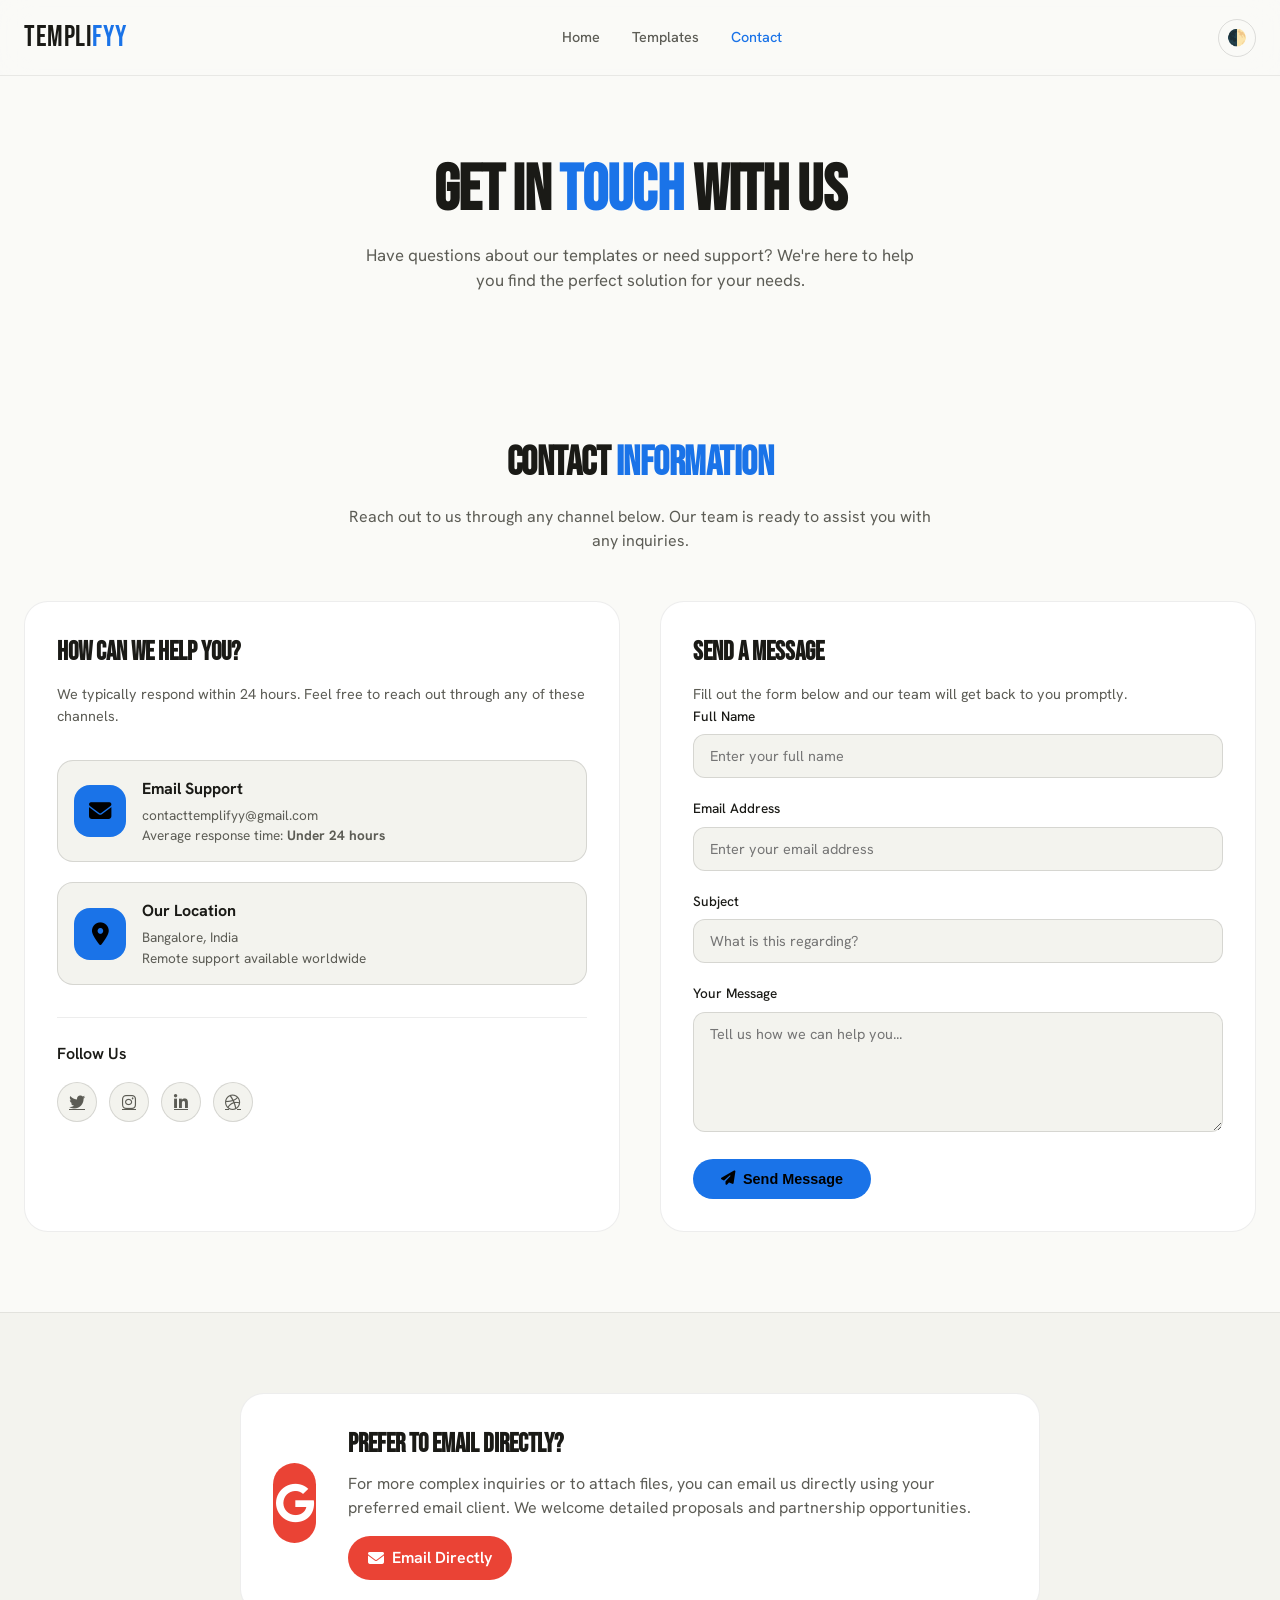
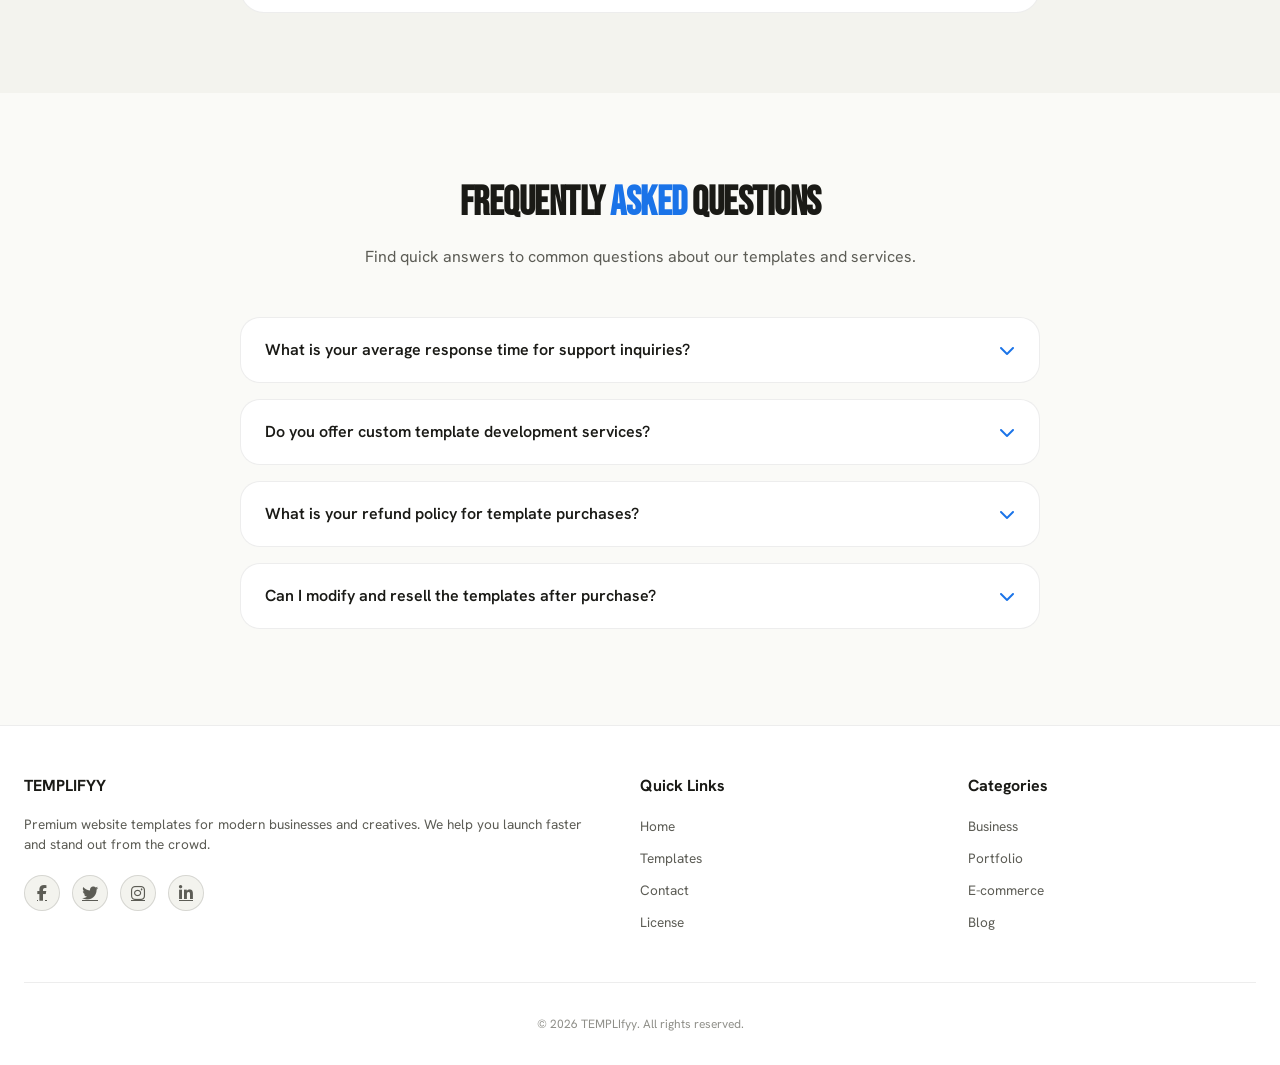
<file: public/contact.html>
<!doctype html>
<html lang="en" data-theme="dark">
  <head>
    <meta charset="UTF-8" />
    <meta
      name="viewport"
      content="width=device-width, initial-scale=1.0, viewport-fit=cover"
    />
    <title>Contact Us | TEMPLIFYY</title>
    <link rel="preconnect" href="https://fonts.googleapis.com" />
    <link rel="preconnect" href="https://fonts.gstatic.com" crossorigin />
    <link
      href="https://fonts.googleapis.com/css2?family=Bebas+Neue&family=Hanken+Grotesk:wght@300;400;500;600;700;800;900&display=swap"
      rel="stylesheet"
    />
    <link
      rel="stylesheet"
      href="https://cdnjs.cloudflare.com/ajax/libs/font-awesome/6.4.0/css/all.min.css"
    />
    <style>
      /* ===== PROVAULT THEME (consistent with index & templates) ===== */
      * {
        margin: 0;
        padding: 0;
        box-sizing: border-box;
      }

      :root {
        --bg: #07070b;
        --surface: #0d0d12;
        --surface-2: #121217;
        --border: rgba(255, 255, 255, 0.06);
        --border-light: rgba(255, 255, 255, 0.1);
        --accent: #bbff00;
        --accent-soft: rgba(187, 255, 0, 0.08);
        --text: #f0ede6;
        --text-secondary: #9ca3af;
        --text-muted: #6b7280;
        --shadow: 0 20px 35px -12px rgba(0, 0, 0, 0.5);
        --transition: 0.2s cubic-bezier(0.2, 0, 0, 1);
        --font-display: "Bebas Neue", sans-serif;
        --font-body: "Hanken Grotesk", sans-serif;
        --bg-rgb: 7, 7, 11;
      }

      [data-theme="light"] {
        --bg: #fafaf7;
        --surface: #ffffff;
        --surface-2: #f3f3ee;
        --border: rgba(0, 0, 0, 0.07);
        --border-light: rgba(0, 0, 0, 0.12);
        --accent: #1a73e8;
        --accent-soft: rgba(26, 115, 232, 0.05);
        --text: #1a1a16;
        --text-secondary: #5c5c55;
        --text-muted: #8f8f89;
        --shadow: 0 12px 30px rgba(0, 0, 0, 0.05);
        --bg-rgb: 250, 250, 247;
      }

      body {
        background: var(--bg);
        color: var(--text);
        font-family: var(--font-body);
        line-height: 1.5;
        -webkit-font-smoothing: antialiased;
        transition:
          background 0.3s ease,
          color 0.3s ease;
      }

      .container {
        max-width: 1280px;
        margin: 0 auto;
        padding: 0 24px;
        width: 100%;
      }

      /* ===== HEADER ===== */
      header {
        position: sticky;
        top: 0;
        z-index: 100;
        background: rgba(var(--bg-rgb), 0.85);
        backdrop-filter: blur(16px);
        border-bottom: 1px solid var(--border);
        padding: 16px 0;
      }

      .header-content {
        display: flex;
        justify-content: space-between;
        align-items: center;
      }

      .logo {
        font-family: var(--font-display);
        font-size: 1.8rem;
        letter-spacing: 0.02em;
        color: var(--text);
      }
      .logo span {
        color: var(--accent);
      }

      .nav-links {
        display: flex;
        gap: 2rem;
        align-items: center;
      }
      .nav-links a {
        color: var(--text-secondary);
        font-weight: 500;
        font-size: 0.9rem;
        text-decoration: none;
        transition: color 0.2s;
      }
      .nav-links a:hover,
      .nav-links a.active {
        color: var(--accent);
      }

      .nav-actions {
        display: flex;
        align-items: center;
        gap: 12px;
      }
      .theme-toggle {
        background: transparent;
        border: 1px solid var(--border-light);
        border-radius: 40px;
        width: 38px;
        height: 38px;
        font-size: 1rem;
        cursor: pointer;
        display: flex;
        align-items: center;
        justify-content: center;
        color: var(--text-secondary);
        transition: all 0.2s;
      }
      .theme-toggle:hover {
        border-color: var(--accent);
        background: var(--accent-soft);
        color: var(--accent);
      }

      /* ===== HERO ===== */
      .contact-hero {
        padding: 80px 0 60px;
        text-align: center;
        position: relative;
      }
      .contact-hero-content {
        max-width: 720px;
        margin: 0 auto;
      }
      .contact-hero h1 {
        font-family: var(--font-display);
        font-size: clamp(2.8rem, 8vw, 4rem);
        line-height: 1.1;
        letter-spacing: -0.01em;
        margin-bottom: 16px;
      }
      .contact-hero h1 span {
        color: var(--accent);
      }
      .contact-hero-description {
        font-size: 1.05rem;
        color: var(--text-secondary);
        max-width: 560px;
        margin: 0 auto;
      }

      /* ===== CONTACT SECTION ===== */
      .contact-section {
        padding: 80px 0;
        background: var(--bg);
      }
      .section-header {
        text-align: center;
        max-width: 600px;
        margin: 0 auto 48px;
      }
      .section-header h2 {
        font-family: var(--font-display);
        font-size: 2.5rem;
        letter-spacing: -0.5px;
        margin-bottom: 12px;
      }
      .section-header h2 span {
        color: var(--accent);
      }
      .section-header p {
        color: var(--text-secondary);
        font-size: 1rem;
      }

      .contact-content {
        display: grid;
        grid-template-columns: 1fr 1fr;
        gap: 40px;
      }

      /* Cards */
      .contact-info-card,
      .contact-form-card {
        background: var(--surface);
        border: 1px solid var(--border);
        border-radius: 24px;
        padding: 32px;
        transition:
          transform 0.2s,
          box-shadow 0.2s;
      }
      .contact-info-card:hover,
      .contact-form-card:hover {
        transform: translateY(-4px);
        box-shadow: var(--shadow);
        border-color: var(--accent);
      }

      .contact-info-header h3,
      .form-header h3 {
        font-family: var(--font-display);
        font-size: 1.6rem;
        margin-bottom: 12px;
      }
      .contact-info-header p,
      .form-header p {
        color: var(--text-secondary);
        font-size: 0.9rem;
      }

      .contact-methods {
        display: flex;
        flex-direction: column;
        gap: 20px;
        margin: 32px 0;
      }
      .contact-method {
        display: flex;
        align-items: center;
        gap: 16px;
        padding: 16px;
        background: var(--surface-2);
        border-radius: 16px;
        border: 1px solid var(--border-light);
        transition: all 0.2s;
      }
      .contact-method:hover {
        border-color: var(--accent);
        background: var(--accent-soft);
      }
      .contact-icon {
        width: 52px;
        height: 52px;
        background: var(--accent);
        border-radius: 16px;
        display: flex;
        align-items: center;
        justify-content: center;
        color: #000;
        font-size: 1.4rem;
      }
      .contact-details h4 {
        font-size: 1rem;
        font-weight: 700;
        margin-bottom: 4px;
      }
      .contact-details p,
      .contact-details a {
        color: var(--text-secondary);
        font-size: 0.85rem;
        text-decoration: none;
      }
      .contact-details a:hover {
        color: var(--accent);
      }

      .social-section {
        border-top: 1px solid var(--border);
        padding-top: 24px;
        margin-top: 8px;
      }
      .social-section h4 {
        margin-bottom: 16px;
        font-weight: 600;
      }
      .social-links {
        display: flex;
        gap: 12px;
      }
      .social-link {
        width: 40px;
        height: 40px;
        border-radius: 40px;
        background: var(--surface-2);
        border: 1px solid var(--border-light);
        display: flex;
        align-items: center;
        justify-content: center;
        color: var(--text-secondary);
        transition: all 0.2s;
      }
      .social-link:hover {
        background: var(--accent);
        color: #000;
        border-color: var(--accent);
        transform: translateY(-2px);
      }

      /* Form */
      .form-group {
        margin-bottom: 20px;
      }
      .form-label {
        display: block;
        margin-bottom: 8px;
        font-weight: 500;
        font-size: 0.85rem;
      }
      .form-control {
        width: 100%;
        padding: 12px 16px;
        background: var(--surface-2);
        border: 1px solid var(--border-light);
        border-radius: 12px;
        color: var(--text);
        font-family: var(--font-body);
        font-size: 0.9rem;
        transition: all 0.2s;
      }
      .form-control:focus {
        outline: none;
        border-color: var(--accent);
        box-shadow: 0 0 0 3px var(--accent-soft);
      }
      textarea.form-control {
        min-height: 120px;
        resize: vertical;
      }
      .submit-button {
        background: var(--accent);
        color: #000;
        border: none;
        padding: 12px 28px;
        border-radius: 40px;
        font-weight: 700;
        font-size: 0.9rem;
        cursor: pointer;
        display: inline-flex;
        align-items: center;
        gap: 8px;
        transition: all 0.2s;
      }
      .submit-button:hover {
        transform: translateY(-2px);
        filter: brightness(0.95);
      }
      .success-message {
        display: none;
        background: var(--accent-soft);
        border: 1px solid var(--accent);
        border-radius: 12px;
        padding: 12px;
        margin-top: 20px;
        color: var(--accent);
        text-align: center;
        font-size: 0.85rem;
      }

      /* Alternative contact */
      .alternative-contact {
        padding: 80px 0;
        background: var(--surface-2);
        border-top: 1px solid var(--border);
      }
      .alt-contact-card {
        max-width: 800px;
        margin: 0 auto;
        background: var(--surface);
        border-radius: 24px;
        padding: 32px;
        display: flex;
        align-items: center;
        gap: 32px;
        border: 1px solid var(--border);
        transition: all 0.2s;
      }
      .alt-contact-card:hover {
        transform: translateY(-4px);
        box-shadow: var(--shadow);
        border-color: var(--accent);
      }
      .alt-contact-icon {
        width: 80px;
        height: 80px;
        background: #ea4335;
        border-radius: 24px;
        display: flex;
        align-items: center;
        justify-content: center;
        font-size: 2.5rem;
        color: white;
      }
      .alt-contact-content h3 {
        font-family: var(--font-display);
        font-size: 1.6rem;
        margin-bottom: 8px;
      }
      .alt-contact-content p {
        color: var(--text-secondary);
        margin-bottom: 16px;
      }
      .alt-contact-button {
        display: inline-flex;
        align-items: center;
        gap: 8px;
        background: #ea4335;
        color: white;
        padding: 10px 20px;
        border-radius: 40px;
        font-weight: 600;
        text-decoration: none;
        transition: all 0.2s;
      }
      .alt-contact-button:hover {
        transform: translateY(-2px);
        filter: brightness(0.95);
      }

      /* FAQ */
      .faq-section {
        padding: 80px 0;
        background: var(--bg);
      }
      .faq-container {
        max-width: 800px;
        margin: 0 auto;
      }
      .faq-item {
        margin-bottom: 16px;
        border: 1px solid var(--border);
        border-radius: 20px;
        background: var(--surface);
        overflow: hidden;
      }
      .faq-question {
        padding: 20px 24px;
        display: flex;
        justify-content: space-between;
        align-items: center;
        cursor: pointer;
        transition: background 0.2s;
      }
      .faq-question:hover {
        background: var(--surface-2);
      }
      .faq-question h3 {
        font-size: 1rem;
        font-weight: 600;
        padding-right: 20px;
      }
      .faq-question i {
        color: var(--accent);
        transition: transform 0.2s;
      }
      .faq-answer {
        padding: 0 24px;
        max-height: 0;
        overflow: hidden;
        transition:
          max-height 0.3s,
          padding 0.3s;
      }
      .faq-answer p {
        padding-bottom: 24px;
        color: var(--text-secondary);
        font-size: 0.9rem;
        line-height: 1.6;
      }
      .faq-item.active .faq-answer {
        max-height: 300px;
      }
      .faq-item.active .faq-question i {
        transform: rotate(180deg);
      }

      /* Footer */
      footer {
        background: var(--surface);
        border-top: 1px solid var(--border);
        padding: 48px 0 32px;
      }
      .footer-content {
        display: grid;
        grid-template-columns: 2fr 1fr 1fr;
        gap: 40px;
        margin-bottom: 40px;
      }
      .footer-column h3 {
        font-size: 1rem;
        font-weight: 700;
        margin-bottom: 16px;
      }
      .footer-links {
        list-style: none;
      }
      .footer-links li {
        margin-bottom: 8px;
      }
      .footer-links a {
        color: var(--text-secondary);
        font-size: 0.85rem;
        text-decoration: none;
        transition: color 0.2s;
      }
      .footer-links a:hover {
        color: var(--accent);
      }
      .footer-social-links {
        display: flex;
        gap: 12px;
        margin-top: 20px;
      }
      .footer-social-link {
        width: 36px;
        height: 36px;
        border-radius: 50%;
        background: var(--surface-2);
        border: 1px solid var(--border-light);
        display: flex;
        align-items: center;
        justify-content: center;
        color: var(--text-secondary);
        transition: all 0.2s;
      }
      .footer-social-link:hover {
        background: var(--accent);
        color: #000;
      }
      .copyright {
        text-align: center;
        padding-top: 32px;
        border-top: 1px solid var(--border);
        font-size: 0.75rem;
        color: var(--text-muted);
      }

      @media (max-width: 900px) {
        .contact-content {
          grid-template-columns: 1fr;
        }
        .footer-content {
          grid-template-columns: 1fr 1fr;
          gap: 32px;
        }
        .alt-contact-card {
          flex-direction: column;
          text-align: center;
        }
      }
      @media (max-width: 768px) {
        .container {
          padding: 0 20px;
        }
        .nav-links {
          gap: 1.2rem;
        }
        .contact-hero {
          padding: 60px 0 40px;
        }
        .contact-section,
        .alternative-contact,
        .faq-section {
          padding: 60px 0;
        }
        .footer-content {
          grid-template-columns: 1fr;
          text-align: center;
        }
        .footer-social-links {
          justify-content: center;
        }
      }
      @media (max-width: 480px) {
        .contact-info-card,
        .contact-form-card {
          padding: 24px;
        }
        .contact-method {
          flex-direction: column;
          text-align: center;
        }
        .social-links {
          justify-content: center;
        }
      }
    </style>
  </head>
  <body>
    <header>
      <div class="container header-content">
        <div class="logo">TEMPLI<span>fyy</span></div>
        <nav class="nav-links">
          <a href="index.html">Home</a>
          <a href="template.html">Templates</a>
          <a href="contact.html" class="active">Contact</a>
        </nav>
        <div class="nav-actions">
          <button
            class="theme-toggle"
            id="themeToggleBtn"
            aria-label="Toggle theme"
          >
            🌓
          </button>
        </div>
      </div>
    </header>

    <section class="contact-hero">
      <div class="container">
        <div class="contact-hero-content">
          <h1>Get In <span>Touch</span> With Us</h1>
          <p class="contact-hero-description">
            Have questions about our templates or need support? We're here to
            help you find the perfect solution for your needs.
          </p>
        </div>
      </div>
    </section>

    <section class="contact-section">
      <div class="container">
        <div class="section-header">
          <h2>Contact <span>Information</span></h2>
          <p>
            Reach out to us through any channel below. Our team is ready to
            assist you with any inquiries.
          </p>
        </div>
        <div class="contact-content">
          <div class="contact-info-card">
            <div class="contact-info-header">
              <h3>How Can We Help You?</h3>
              <p>
                We typically respond within 24 hours. Feel free to reach out
                through any of these channels.
              </p>
            </div>
            <div class="contact-methods">
              <div class="contact-method">
                <div class="contact-icon"><i class="fas fa-envelope"></i></div>
                <div class="contact-details">
                  <h4>Email Support</h4>
                  <p>
                    <a href="mailto:contacttemplifyy@gmail.com"
                      >contacttemplifyy@gmail.com</a
                    >
                  </p>
                  <p>Average response time: <strong>Under 24 hours</strong></p>
                </div>
              </div>
              <div class="contact-method">
                <div class="contact-icon">
                  <i class="fas fa-map-marker-alt"></i>
                </div>
                <div class="contact-details">
                  <h4>Our Location</h4>
                  <p>Bangalore, India</p>
                  <p>Remote support available worldwide</p>
                </div>
              </div>
            </div>
            <div class="social-section">
              <h4>Follow Us</h4>
              <div class="social-links">
                <a href="#" class="social-link"
                  ><i class="fab fa-twitter"></i
                ></a>
                <a href="#" class="social-link"
                  ><i class="fab fa-instagram"></i
                ></a>
                <a href="#" class="social-link"
                  ><i class="fab fa-linkedin-in"></i
                ></a>
                <a href="#" class="social-link"
                  ><i class="fab fa-dribbble"></i
                ></a>
              </div>
            </div>
          </div>

          <div class="contact-form-card">
            <div class="form-header">
              <h3>Send a Message</h3>
              <p>
                Fill out the form below and our team will get back to you
                promptly.
              </p>
            </div>
            <form id="contact-form" method="POST">
              <div class="form-group">
                <label class="form-label" for="name">Full Name</label>
                <input
                  type="text"
                  id="name"
                  name="name"
                  class="form-control"
                  placeholder="Enter your full name"
                  required
                />
              </div>
              <div class="form-group">
                <label class="form-label" for="email">Email Address</label>
                <input
                  type="email"
                  id="email"
                  name="email"
                  class="form-control"
                  placeholder="Enter your email address"
                  required
                />
              </div>
              <div class="form-group">
                <label class="form-label" for="subject">Subject</label>
                <input
                  type="text"
                  id="subject"
                  name="subject"
                  class="form-control"
                  placeholder="What is this regarding?"
                  required
                />
              </div>
              <div class="form-group">
                <label class="form-label" for="message">Your Message</label>
                <textarea
                  id="message"
                  name="message"
                  class="form-control"
                  placeholder="Tell us how we can help you..."
                  required
                ></textarea>
              </div>
              <button type="submit" class="submit-button">
                <i class="fas fa-paper-plane"></i> Send Message
              </button>
            </form>
            <div id="success-message" class="success-message">
              <i class="fas fa-check-circle"></i> Thank you! Your message has
              been sent successfully.
            </div>
          </div>
        </div>
      </div>
    </section>

    <section class="alternative-contact">
      <div class="container">
        <div class="alt-contact-card">
          <div class="alt-contact-icon"><i class="fab fa-google"></i></div>
          <div class="alt-contact-content">
            <h3>Prefer to Email Directly?</h3>
            <p>
              For more complex inquiries or to attach files, you can email us
              directly using your preferred email client. We welcome detailed
              proposals and partnership opportunities.
            </p>
            <a
              href="mailto:contacttemplifyy@gmail.com?subject=TEMPLIfy%20Inquiry"
              class="alt-contact-button"
              ><i class="fas fa-envelope"></i> Email Directly</a
            >
          </div>
        </div>
      </div>
    </section>

    <section class="faq-section">
      <div class="container">
        <div class="section-header">
          <h2>Frequently <span>Asked</span> Questions</h2>
          <p>
            Find quick answers to common questions about our templates and
            services.
          </p>
        </div>
        <div class="faq-container">
          <div class="faq-item">
            <div class="faq-question">
              <h3>What is your average response time for support inquiries?</h3>
              <i class="fas fa-chevron-down"></i>
            </div>
            <div class="faq-answer">
              <p>
                Our support team typically responds to all inquiries within 24
                hours during business days (Monday through Friday). For urgent
                matters, we prioritize responses and aim to reply within 4-6
                hours.
              </p>
            </div>
          </div>
          <div class="faq-item">
            <div class="faq-question">
              <h3>Do you offer custom template development services?</h3>
              <i class="fas fa-chevron-down"></i>
            </div>
            <div class="faq-answer">
              <p>
                Yes, we provide custom template development services for clients
                with specific requirements. Our design team works closely with
                you to create bespoke templates that align with your brand
                identity and business objectives.
              </p>
            </div>
          </div>
          <div class="faq-item">
            <div class="faq-question">
              <h3>What is your refund policy for template purchases?</h3>
              <i class="fas fa-chevron-down"></i>
            </div>
            <div class="faq-answer">
              <p>
                Due to the digital nature of our templates and the comprehensive
                previews we provide, we maintain a no-refund policy. However, we
                offer detailed demos, documentation, and previews to ensure you
                can evaluate our templates thoroughly before purchasing.
              </p>
            </div>
          </div>
          <div class="faq-item">
            <div class="faq-question">
              <h3>Can I modify and resell the templates after purchase?</h3>
              <i class="fas fa-chevron-down"></i>
            </div>
            <div class="faq-answer">
              <p>
                Our standard license allows for unlimited modifications to the
                templates for your own use or for client projects. However,
                reselling the templates as-is or in significantly modified form
                requires an extended license. Please review our licensing terms
                for specific details.
              </p>
            </div>
          </div>
        </div>
      </div>
    </section>

    <footer>
      <div class="container">
        <div class="footer-content">
          <div class="footer-column">
            <h3>TEMPLIFYY</h3>
            <p
              style="
                color: var(--text-secondary);
                font-size: 0.85rem;
                line-height: 1.5;
              "
            >
              Premium website templates for modern businesses and creatives. We
              help you launch faster and stand out from the crowd.
            </p>
            <div class="footer-social-links">
              <a href="#" class="footer-social-link"
                ><i class="fab fa-facebook-f"></i
              ></a>
              <a href="#" class="footer-social-link"
                ><i class="fab fa-twitter"></i
              ></a>
              <a href="#" class="footer-social-link"
                ><i class="fab fa-instagram"></i
              ></a>
              <a href="#" class="footer-social-link"
                ><i class="fab fa-linkedin-in"></i
              ></a>
            </div>
          </div>
          <div class="footer-column">
            <h3>Quick Links</h3>
            <ul class="footer-links">
              <li><a href="index.html">Home</a></li>
              <li><a href="template.html">Templates</a></li>
              <li><a href="contact.html">Contact</a></li>
              <li><a href="#">License</a></li>
            </ul>
          </div>
          <div class="footer-column">
            <h3>Categories</h3>
            <ul class="footer-links">
              <li><a href="#">Business</a></li>
              <li><a href="#">Portfolio</a></li>
              <li><a href="#">E-commerce</a></li>
              <li><a href="#">Blog</a></li>
            </ul>
          </div>
        </div>
        <div class="copyright">
          <p>&copy; 2026 TEMPLIfyy. All rights reserved.</p>
        </div>
      </div>
    </footer>

    <script>
      // Dark/Light mode toggle (persistent)
      (function () {
        const html = document.documentElement;
        const toggle = document.getElementById("themeToggleBtn");
        const saved = localStorage.getItem("templify-theme");
        if (saved === "light") html.setAttribute("data-theme", "light");
        else if (saved === "dark") html.setAttribute("data-theme", "dark");
        else if (window.matchMedia("(prefers-color-scheme: light)").matches)
          html.setAttribute("data-theme", "light");
        if (toggle) {
          toggle.addEventListener("click", () => {
            const next =
              html.getAttribute("data-theme") === "light" ? "dark" : "light";
            html.setAttribute("data-theme", next);
            localStorage.setItem("templify-theme", next);
          });
        }
      })();

      // FAQ Accordion
      document.querySelectorAll(".faq-question").forEach((question) => {
        question.addEventListener("click", () => {
          const item = question.parentNode;
          const isActive = item.classList.contains("active");
          document
            .querySelectorAll(".faq-item")
            .forEach((other) => other.classList.remove("active"));
          if (!isActive) item.classList.add("active");
        });
      });

      // Form submission (Formspree)
      const form = document.getElementById("contact-form");
      const successMsg = document.getElementById("success-message");
      form.addEventListener("submit", async (e) => {
        e.preventDefault();
        const name = document.getElementById("name").value;
        const email = document.getElementById("email").value;
        const subject = document.getElementById("subject").value;
        const message = document.getElementById("message").value;
        if (!name || !email || !subject || !message) {
          alert("Please fill in all fields.");
          return;
        }
        const submitBtn = form.querySelector(".submit-button");
        const original = submitBtn.innerHTML;
        submitBtn.innerHTML =
          '<i class="fas fa-spinner fa-spin"></i> Sending...';
        submitBtn.disabled = true;
        try {
          const res = await fetch("https://formspree.io/f/xqaybqpo", {
            method: "POST",
            headers: { "Content-Type": "application/json" },
            body: JSON.stringify({
              name,
              email,
              subject,
              message,
              _replyto: email,
            }),
          });
          if (res.ok) {
            successMsg.style.display = "block";
            form.reset();
            setTimeout(() => (successMsg.style.display = "none"), 5000);
          } else throw new Error();
        } catch (err) {
          alert(
            "Sorry, there was an error. Please email us directly at contacttemplifyy@gmail.com",
          );
        } finally {
          submitBtn.innerHTML = original;
          submitBtn.disabled = false;
        }
      });
    </script>
  </body>
</html>
</file>
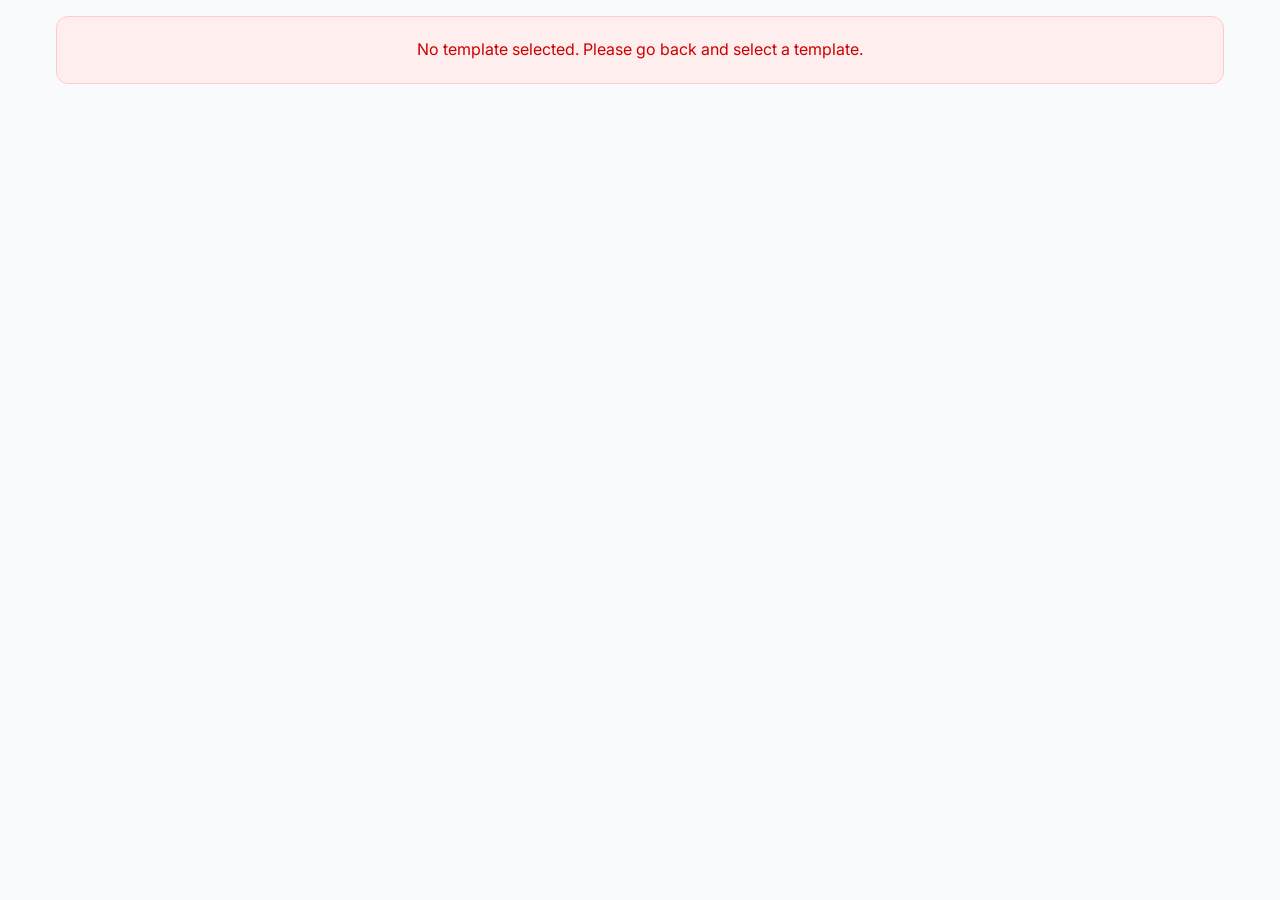
<file: public/detail.html>
<!doctype html>
<html lang="en">
  <head>
    <meta charset="UTF-8" />
    <meta name="viewport" content="width=device-width, initial-scale=1.0" />
    <title>Template Details | TEMPLIfy</title>
    <link
      rel="stylesheet"
      href="https://cdnjs.cloudflare.com/ajax/libs/font-awesome/6.4.0/css/all.min.css"
    />
    <link
      href="https://fonts.googleapis.com/css2?family=Inter:wght@300;400;500;600;700&display=swap"
      rel="stylesheet"
    />
    <style>
      :root {
        --primary: #0a0a0a;
        --secondary: #3a3a3a;
        --accent: #2563eb;
        --light: #f8fafc;
        --white: #ffffff;
        --gray-100: #f3f4f6;
        --gray-200: #e5e7eb;
        --success: #10b981;
        --border-radius: 12px;
      }

      * {
        margin: 0;
        padding: 0;
        box-sizing: border-box;
      }

      body {
        font-family: "Inter", sans-serif;
        background: var(--light);
        color: var(--primary);
        line-height: 1.6;
      }

      .container {
        max-width: 1200px;
        margin: 0 auto;
        padding: 16px;
        min-height: 100vh;
      }

      /* Header - Mobile Optimized */
      .detail-header {
        background: var(--white);
        padding: 20px;
        border-radius: var(--border-radius);
        margin-bottom: 20px;
        border: 1px solid var(--gray-200);
      }

      .header-top {
        display: flex;
        justify-content: space-between;
        align-items: flex-start;
        margin-bottom: 12px;
      }

      .template-title-container {
        flex: 1;
      }

      .template-title {
        font-size: 24px;
        font-weight: 700;
        margin-bottom: 4px;
        line-height: 1.3;
      }

      .template-subtitle {
        color: var(--accent);
        font-size: 13px;
        font-weight: 600;
        margin-bottom: 8px;
      }

      .template-type {
        display: inline-flex;
        align-items: center;
        padding: 4px 12px;
        background: rgba(37, 99, 235, 0.1);
        color: var(--accent);
        border-radius: 6px;
        font-size: 11px;
        font-weight: 600;
        text-transform: uppercase;
        letter-spacing: 0.5px;
        margin-bottom: 8px;
      }

      .template-type i {
        margin-right: 6px;
        font-size: 10px;
      }

      .close-btn {
        background: var(--primary);
        color: var(--white);
        width: 36px;
        height: 36px;
        border-radius: 50%;
        display: flex;
        align-items: center;
        justify-content: center;
        cursor: pointer;
        flex-shrink: 0;
        margin-left: 12px;
      }

      .close-btn:hover {
        background: var(--accent);
      }

      .template-badges {
        display: flex;
        flex-wrap: wrap;
        gap: 6px;
        margin-bottom: 12px;
      }

      .badge {
        display: inline-flex;
        align-items: center;
        padding: 4px 10px;
        border-radius: 20px;
        font-size: 11px;
        font-weight: 600;
        text-transform: uppercase;
      }

      .badge-new {
        background: rgba(16, 185, 129, 0.1);
        color: var(--success);
      }

      .badge-popular {
        background: rgba(245, 158, 11, 0.1);
        color: #f59e0b;
      }

      .badge-featured {
        background: rgba(37, 99, 235, 0.1);
        color: var(--accent);
      }

      .badge-premium {
        background: rgba(168, 85, 247, 0.1);
        color: #a855f7;
      }

      .badge-trending {
        background: rgba(239, 68, 68, 0.1);
        color: #ef4444;
      }

      .template-meta {
        display: flex;
        flex-wrap: wrap;
        gap: 12px;
        margin-top: 16px;
        padding-top: 16px;
        border-top: 1px solid var(--gray-200);
      }

      .meta-item {
        display: flex;
        align-items: center;
        gap: 6px;
        color: var(--secondary);
        font-size: 13px;
        flex: 1 0 45%;
      }

      .meta-item i {
        color: var(--accent);
        width: 14px;
        font-size: 12px;
      }

      .template-tags {
        display: flex;
        flex-wrap: wrap;
        gap: 6px;
        margin-top: 12px;
      }

      .tag {
        background: rgba(37, 99, 235, 0.1);
        color: var(--accent);
        padding: 4px 10px;
        border-radius: 20px;
        font-size: 12px;
        font-weight: 500;
      }

      /* Main Layout */
      .main-content {
        display: flex;
        flex-direction: column;
        gap: 20px;
      }

      @media (min-width: 992px) {
        .main-content {
          flex-direction: row;
        }
      }

      /* Left Column - Template Details */
      .detail-column {
        flex: 1;
        display: flex;
        flex-direction: column;
        gap: 20px;
      }

      /* Hero Image */
      .hero-image {
        width: 100%;
        height: 240px;
        background: var(--gray-100);
        border-radius: var(--border-radius);
        overflow: hidden;
      }

      @media (min-width: 768px) {
        .hero-image {
          height: 320px;
        }
      }

      @media (min-width: 992px) {
        .hero-image {
          height: 380px;
        }
      }

      .hero-image img {
        width: 100%;
        height: 100%;
        object-fit: cover;
      }

      /* Content Cards */
      .content-card {
        background: var(--white);
        border-radius: var(--border-radius);
        padding: 20px;
        border: 1px solid var(--gray-200);
      }

      @media (min-width: 768px) {
        .content-card {
          padding: 24px;
        }
      }

      .card-title {
        font-size: 18px;
        font-weight: 600;
        margin-bottom: 16px;
        color: var(--primary);
        display: flex;
        align-items: center;
        gap: 10px;
      }

      .card-title i {
        color: var(--accent);
      }

      /* Usage Instructions Section (Renamed from Description) */
      .usage-text {
        color: var(--secondary);
        line-height: 1.7;
        font-size: 15px;
      }

      /* Description Section */
      .description-section {
        margin-top: 16px;
        padding-top: 16px;
        border-top: 1px solid var(--gray-200);
      }

      .description-title {
        font-size: 16px;
        font-weight: 600;
        margin-bottom: 12px;
        color: var(--primary);
        display: flex;
        align-items: center;
        gap: 8px;
      }

      .description-title i {
        color: var(--accent);
        font-size: 14px;
      }

      .description-text {
        color: var(--secondary);
        line-height: 1.6;
        font-size: 14px;
      }

      /* Features */
      .features-grid {
        display: grid;
        grid-template-columns: 1fr;
        gap: 10px;
      }

      @media (min-width: 768px) {
        .features-grid {
          grid-template-columns: repeat(2, 1fr);
          gap: 12px;
        }
      }

      .feature-item {
        display: flex;
        align-items: flex-start;
        gap: 10px;
        padding: 12px;
        background: var(--gray-100);
        border-radius: 8px;
      }

      .feature-check {
        color: var(--success);
        flex-shrink: 0;
        margin-top: 2px;
        font-size: 14px;
      }

      /* Details Grid */
      .details-grid {
        display: grid;
        grid-template-columns: 1fr;
        gap: 12px;
      }

      @media (min-width: 768px) {
        .details-grid {
          grid-template-columns: repeat(2, 1fr);
          gap: 16px;
        }
      }

      .detail-item {
        background: var(--gray-100);
        padding: 16px;
        border-radius: 8px;
      }

      .detail-label {
        font-size: 12px;
        color: var(--secondary);
        margin-bottom: 6px;
        font-weight: 500;
      }

      .detail-value {
        font-weight: 500;
        color: var(--primary);
        font-size: 14px;
      }

      /* Requirements & Browsers */
      .requirements-list,
      .browsers-list {
        display: flex;
        flex-wrap: wrap;
        gap: 6px;
      }

      .requirement-tag,
      .browser-tag {
        background: var(--white);
        border: 1px solid var(--gray-200);
        padding: 6px 10px;
        border-radius: 6px;
        font-size: 12px;
        color: var(--secondary);
      }

      /* Right Column - Purchase Card */
      .purchase-column {
        width: 100%;
      }

      @media (min-width: 992px) {
        .purchase-column {
          width: 320px;
          flex-shrink: 0;
        }
      }

      .purchase-card {
        background: var(--white);
        border-radius: var(--border-radius);
        padding: 20px;
        border: 1px solid var(--gray-200);
      }

      @media (min-width: 768px) {
        .purchase-card {
          padding: 24px;
        }
      }

      @media (min-width: 992px) {
        .purchase-card {
          position: sticky;
          top: 20px;
        }
      }

      /* Price Display */
      .price-display {
        text-align: center;
        margin-bottom: 20px;
        padding-bottom: 20px;
        border-bottom: 1px solid var(--gray-200);
      }

      .price-amount {
        font-size: 28px;
        font-weight: 700;
        color: var(--accent);
        margin-bottom: 8px;
      }

      @media (min-width: 768px) {
        .price-amount {
          font-size: 32px;
        }
      }

      .price-original {
        text-decoration: line-through;
        color: #9ca3af;
        font-size: 16px;
        margin-right: 8px;
      }

      .price-save {
        color: var(--success);
        font-size: 13px;
        margin-top: 4px;
      }

      .free-badge {
        background: var(--success);
        color: white;
        padding: 10px 20px;
        border-radius: 20px;
        font-size: 18px;
        font-weight: 600;
        display: inline-block;
      }

      /* Action Buttons - Mobile Optimized */
      .action-buttons {
        display: flex;
        flex-direction: column;
        gap: 10px;
        margin-bottom: 20px;
      }

      .btn {
        padding: 14px;
        border-radius: var(--border-radius);
        font-weight: 600;
        text-align: center;
        text-decoration: none;
        display: flex;
        align-items: center;
        justify-content: center;
        gap: 10px;
        transition: all 0.2s;
        border: none;
        cursor: pointer;
        font-family: inherit;
        font-size: 15px;
        min-height: 48px;
      }

      .btn:hover {
        transform: translateY(-2px);
        box-shadow: 0 4px 12px rgba(0, 0, 0, 0.1);
      }

      .btn-preview {
        background: var(--primary);
        color: var(--white);
      }

      .btn-purchase {
        background: var(--accent);
        color: var(--white);
      }

      .btn-download {
        background: var(--success);
        color: var(--white);
      }

      /* Info List */
      .info-list {
        list-style: none;
        margin-bottom: 20px;
      }

      .info-list li {
        display: flex;
        justify-content: space-between;
        padding: 10px 0;
        border-bottom: 1px solid var(--gray-200);
        font-size: 14px;
      }

      .info-list li:last-child {
        border-bottom: none;
      }

      .info-label {
        color: var(--primary);
        font-weight: 500;
        font-size: 13px;
      }

      .info-value {
        color: var(--secondary);
        text-align: right;
        max-width: 60%;
        font-size: 13px;
      }

      /* Playlists */
      .playlist-container {
        padding-top: 16px;
        border-top: 1px solid var(--gray-200);
      }

      .playlist-tags {
        display: flex;
        flex-wrap: wrap;
        gap: 6px;
        margin-top: 8px;
      }

      .playlist-tag {
        background: rgba(16, 185, 129, 0.1);
        color: var(--success);
        padding: 4px 10px;
        border-radius: 16px;
        font-size: 11px;
        font-weight: 500;
      }

      /* Footer */
      .page-footer {
        text-align: center;
        padding: 24px 0;
        margin-top: 32px;
        color: var(--secondary);
        font-size: 13px;
        border-top: 1px solid var(--gray-200);
      }

      /* Loading */
      .loading-container {
        display: flex;
        flex-direction: column;
        align-items: center;
        justify-content: center;
        min-height: 400px;
        text-align: center;
      }

      .spinner {
        width: 40px;
        height: 40px;
        border: 3px solid var(--gray-200);
        border-top: 3px solid var(--accent);
        border-radius: 50%;
        animation: spin 1s linear infinite;
        margin-bottom: 20px;
      }

      @keyframes spin {
        0% {
          transform: rotate(0deg);
        }
        100% {
          transform: rotate(360deg);
        }
      }

      /* Error Styles */
      .error-message {
        background: #fee;
        border: 1px solid #fcc;
        border-radius: var(--border-radius);
        padding: 20px;
        text-align: center;
        color: #c00;
      }

      /* Mobile Navigation Bottom Safe Area */
      @supports (padding: max(0px)) {
        .container {
          padding-left: max(16px, env(safe-area-inset-left));
          padding-right: max(16px, env(safe-area-inset-right));
          padding-bottom: max(16px, env(safe-area-inset-bottom));
        }
      }
    </style>
  </head>
  <body>
    <div class="container">
      <div id="template-detail-container"></div>
    </div>

    <script src="detail.js"></script>
  </body>
</html>
</file>
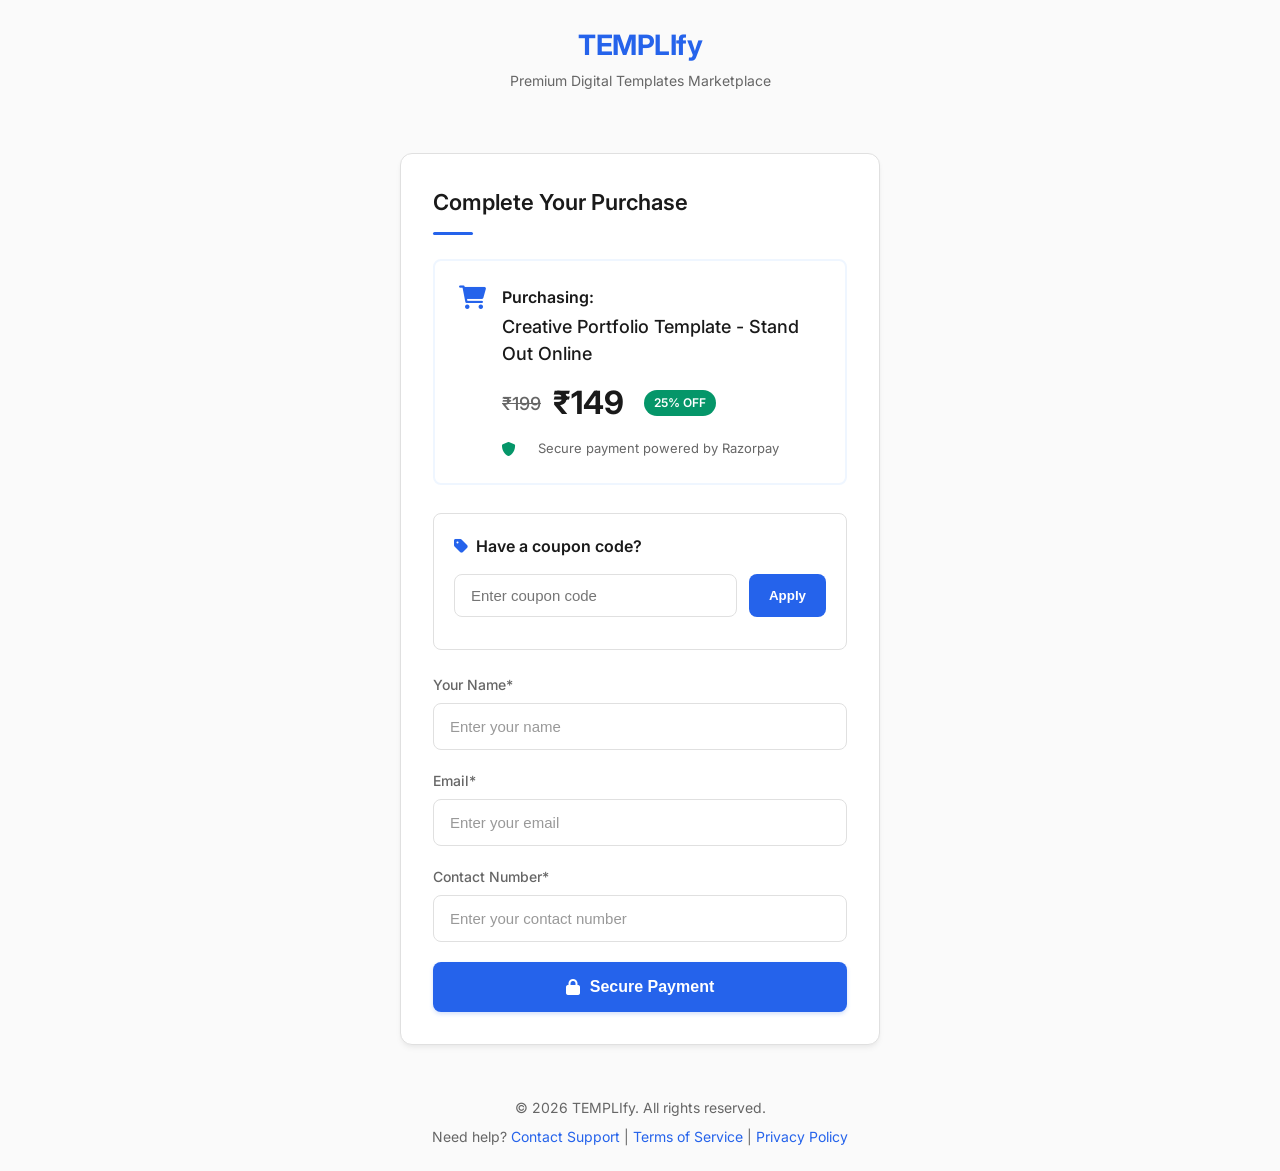
<file: public/payment.html>
<!doctype html>
<html lang="en">
  <head>
    <meta charset="UTF-8" />
    <meta name="viewport" content="width=device-width, initial-scale=1.0" />
    <title>Complete Payment | TEMPLIfy</title>
    <link
      rel="stylesheet"
      href="https://cdnjs.cloudflare.com/ajax/libs/font-awesome/6.0.0/css/all.min.css"
    />
    <link
      href="https://fonts.googleapis.com/css2?family=Inter:wght@300;400;500;600;700&display=swap"
      rel="stylesheet"
    />
    <link rel="stylesheet" href="payment.css" />
  </head>
  <body>
    <div class="header">
      <div class="logo">TEMPLIfy</div>
      <p class="tagline">Premium Digital Templates Marketplace</p>
    </div>

    <div class="container">
      <!-- Payment Section -->
      <div class="card" id="paymentSection">
        <h2>Complete Your Purchase</h2>

        <div class="product-info">
          <i class="fas fa-shopping-cart"></i>
          <div class="product-details">
            <div class="product-title">Purchasing:</div>
            <span class="product-name" id="productName"
              >Creative Portfolio Template - Stand Out Online</span
            >

            <div class="price-section">
              <span class="original-price" id="originalPrice">₹199</span>
              <span class="price-large" id="finalPrice">₹149</span>
              <span class="discount-badge" id="discountBadge">25% OFF</span>
            </div>

            <p class="secure-note">
              <i class="fas fa-shield-alt"></i> Secure payment powered by
              Razorpay
            </p>
          </div>
        </div>

        <!-- Coupon Section -->
        <div class="coupon-section" id="couponSection">
          <div class="coupon-header">
            <i class="fas fa-tag"></i>
            <span>Have a coupon code?</span>
          </div>
          <div class="coupon-input-group">
            <input
              type="text"
              id="couponCode"
              class="coupon-input"
              placeholder="Enter coupon code"
            />
            <button id="applyCouponBtn" class="apply-coupon-btn">Apply</button>
          </div>
          <div id="couponMessage" class="coupon-message"></div>
        </div>

        <form id="customerDetailsForm">
          <div class="form-group">
            <label for="customerName" class="form-label">Your Name*</label>
            <input
              type="text"
              id="customerName"
              class="form-control"
              placeholder="Enter your name"
              required
            />
          </div>
          <div class="form-group">
            <label for="customerEmail" class="form-label">Email*</label>
            <input
              type="email"
              id="customerEmail"
              class="form-control"
              placeholder="Enter your email"
              required
            />
          </div>
          <div class="form-group">
            <label for="customerContact" class="form-label"
              >Contact Number*</label
            >
            <input
              type="tel"
              id="customerContact"
              class="form-control"
              placeholder="Enter your contact number"
              required
              pattern="[0-9]{10,15}"
            />
          </div>

          <button id="rzp-button" class="btn btn-primary">
            <i class="fas fa-lock" id="payBtnIcon"></i>
            <span id="payBtnText">Secure Payment</span>
          </button>
        </form>
      </div>

      <!-- Success Section -->
      <div class="card" id="successSection">
        <div class="status-icon success">
          <i class="fas fa-check-circle"></i>
        </div>
        <h2>Payment Successful!</h2>

        <div class="purchase-details">
          <p id="purchaseDetails"></p>
          <p style="margin-top: 12px; color: var(--text-secondary)">
            <i
              class="fas fa-envelope"
              style="color: var(--accent-blue); margin-right: 8px"
            ></i>
            <!-- Your receipt has been emailed to you -->
          </p>
        </div>

        <button id="downloadBtn" class="btn btn-success">
          <i class="fas fa-download"></i> Download Template
        </button>

        <p class="download-note">
          If download doesn't start automatically, click the button above
        </p>
      </div>

      <!-- Error Section -->
      <div class="card" id="errorSection">
        <div class="status-icon error">
          <i class="fas fa-times-circle"></i>
        </div>
        <h2>Payment Failed</h2>
        <p
          id="errorMessage"
          style="
            text-align: center;
            margin: 20px 0;
            color: var(--text-secondary);
          "
        >
          Payment could not be processed
        </p>

        <button onclick="showPaymentSection()" class="btn btn-secondary">
          <i class="fas fa-arrow-left"></i> Try Again
        </button>
      </div>
    </div>

    <div class="footer">
      <p>© 2026 TEMPLIfy. All rights reserved.</p>
      <p style="margin-top: 8px">
        Need help? <a href="#">Contact Support</a> |
        <a href="#">Terms of Service</a> | <a href="#">Privacy Policy</a>
      </p>
    </div>

    <!-- Razorpay Integration -->
    <script src="https://checkout.razorpay.com/v1/checkout.js"></script>
    <script src="payment.js"></script>
  </body>
</html>
</file>
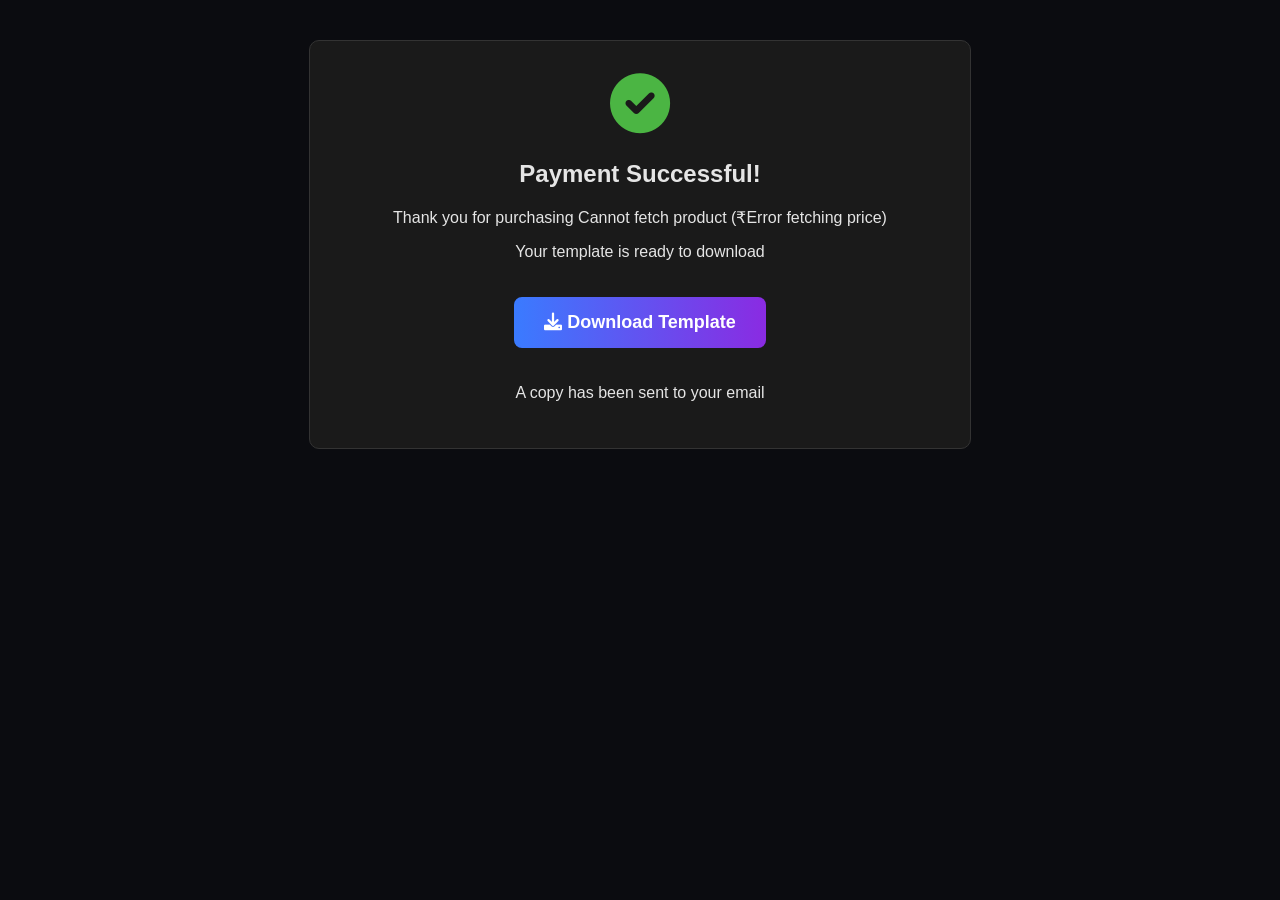
<file: public/success.html>
<!doctype html>
<html lang="en">
  <head>
    <meta charset="UTF-8" />
    <meta name="viewport" content="width=device-width, initial-scale=1.0" />
    <title>Payment Successful | DigitalTemplate</title>
    <style>
      :root {
        --royal-black: #0b0c10;
        --dark-gray: #1a1a1a;
        --accent-blue: #3a7bff;
        --success-green: #4bb543;
        --light-gray: #e5e5e5;
      }

      body {
        background-color: var(--royal-black);
        color: var(--light-gray);
        font-family: "Inter", sans-serif;
        margin: 0;
        padding: 20px;
        text-align: center;
      }

      .success-container {
        background: var(--dark-gray);
        border-radius: 10px;
        padding: 30px;
        margin: 20px auto;
        max-width: 600px;
        border: 1px solid #333;
      }

      .success-icon {
        color: var(--success-green);
        font-size: 60px;
        margin-bottom: 20px;
      }

      .download-btn {
        background: linear-gradient(to right, var(--accent-blue), #8a2be2);
        color: white;
        border: none;
        padding: 15px 30px;
        border-radius: 8px;
        font-weight: 600;
        font-size: 18px;
        cursor: pointer;
        margin: 20px 0;
        transition: transform 0.3s;
      }

      .download-btn:hover {
        transform: translateY(-3px);
      }
    </style>
    <link
      rel="stylesheet"
      href="https://cdnjs.cloudflare.com/ajax/libs/font-awesome/6.0.0/css/all.min.css"
    />
  </head>
  <body>
    <div class="success-container">
      <div class="success-icon">
        <i class="fas fa-check-circle"></i>
      </div>
      <h2>Payment Successful!</h2>
      <p id="purchase-details">Thank you for purchasing Corporate Pro</p>
      <p>Your template is ready to download</p>

      <button id="download-btn" class="download-btn">
        <i class="fas fa-download"></i> Download Template
      </button>

      <p>A copy has been sent to your email</p>
    </div>

    <script>
      // Get product details from URL
      const params = new URLSearchParams(window.location.search);
      const productName = params.get("product") || "Cannot fetch product";
      const productPrice = params.get("price") || "Error fetching price";

      // Display purchase info
      document.getElementById("purchase-details").textContent =
        `Thank you for purchasing ${decodeURIComponent(productName)} (₹${productPrice})`;

      // Download function
      document
        .getElementById("download-btn")
        .addEventListener("click", function () {
          // Replace with your actual file URL
          const fileUrl =
            "https://example.com/templates/corporate-pro-template.zip";

          // Create temporary link to trigger download
          const link = document.createElement("a");
          link.href = fileUrl;
          link.download = "corporate-pro-template.zip";
          document.body.appendChild(link);
          link.click();
          document.body.removeChild(link);

          // Update button to show success
          this.innerHTML = '<i class="fas fa-check"></i> Download Started!';
          this.style.background = "var(--success-green)";
        });

      // Auto-start download after 3 seconds
      setTimeout(() => {
        document.getElementById("download-btn").click();
      }, 3000);
    </script>
  </body>
</html>
</file>
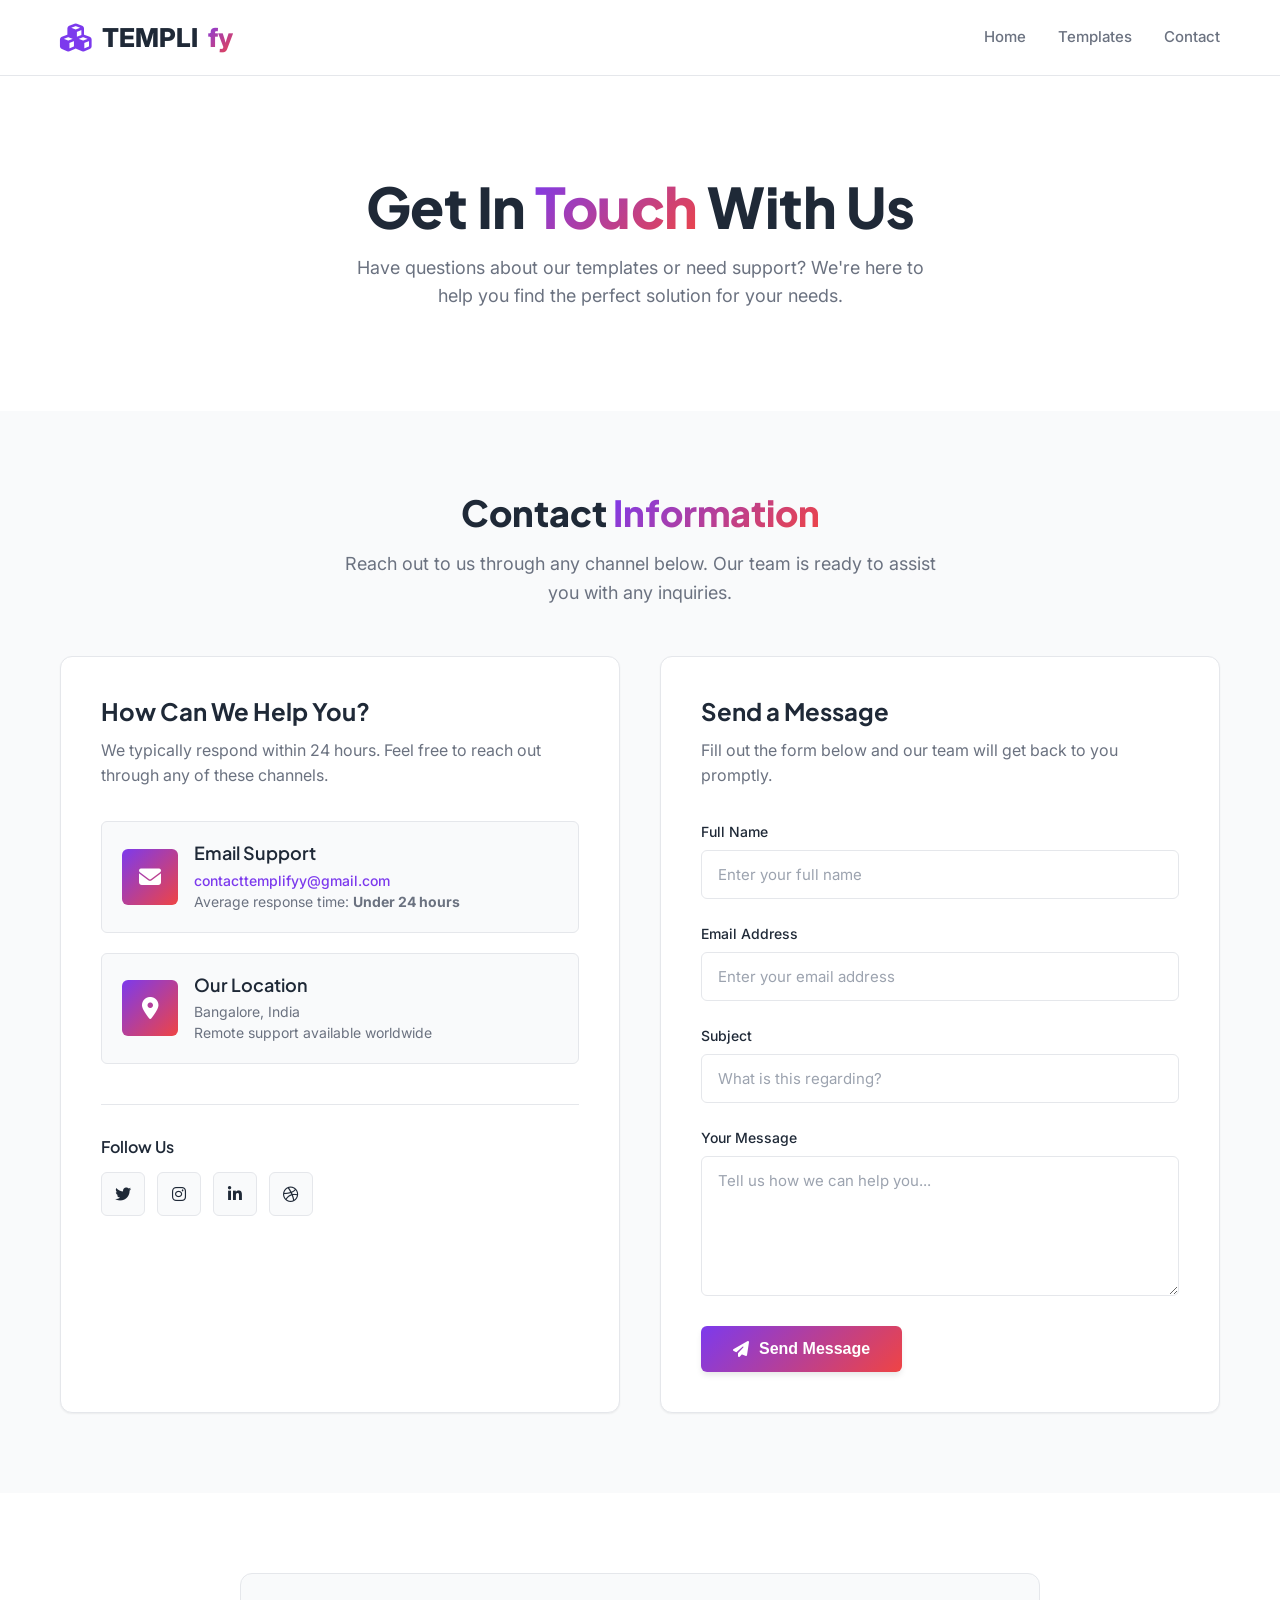
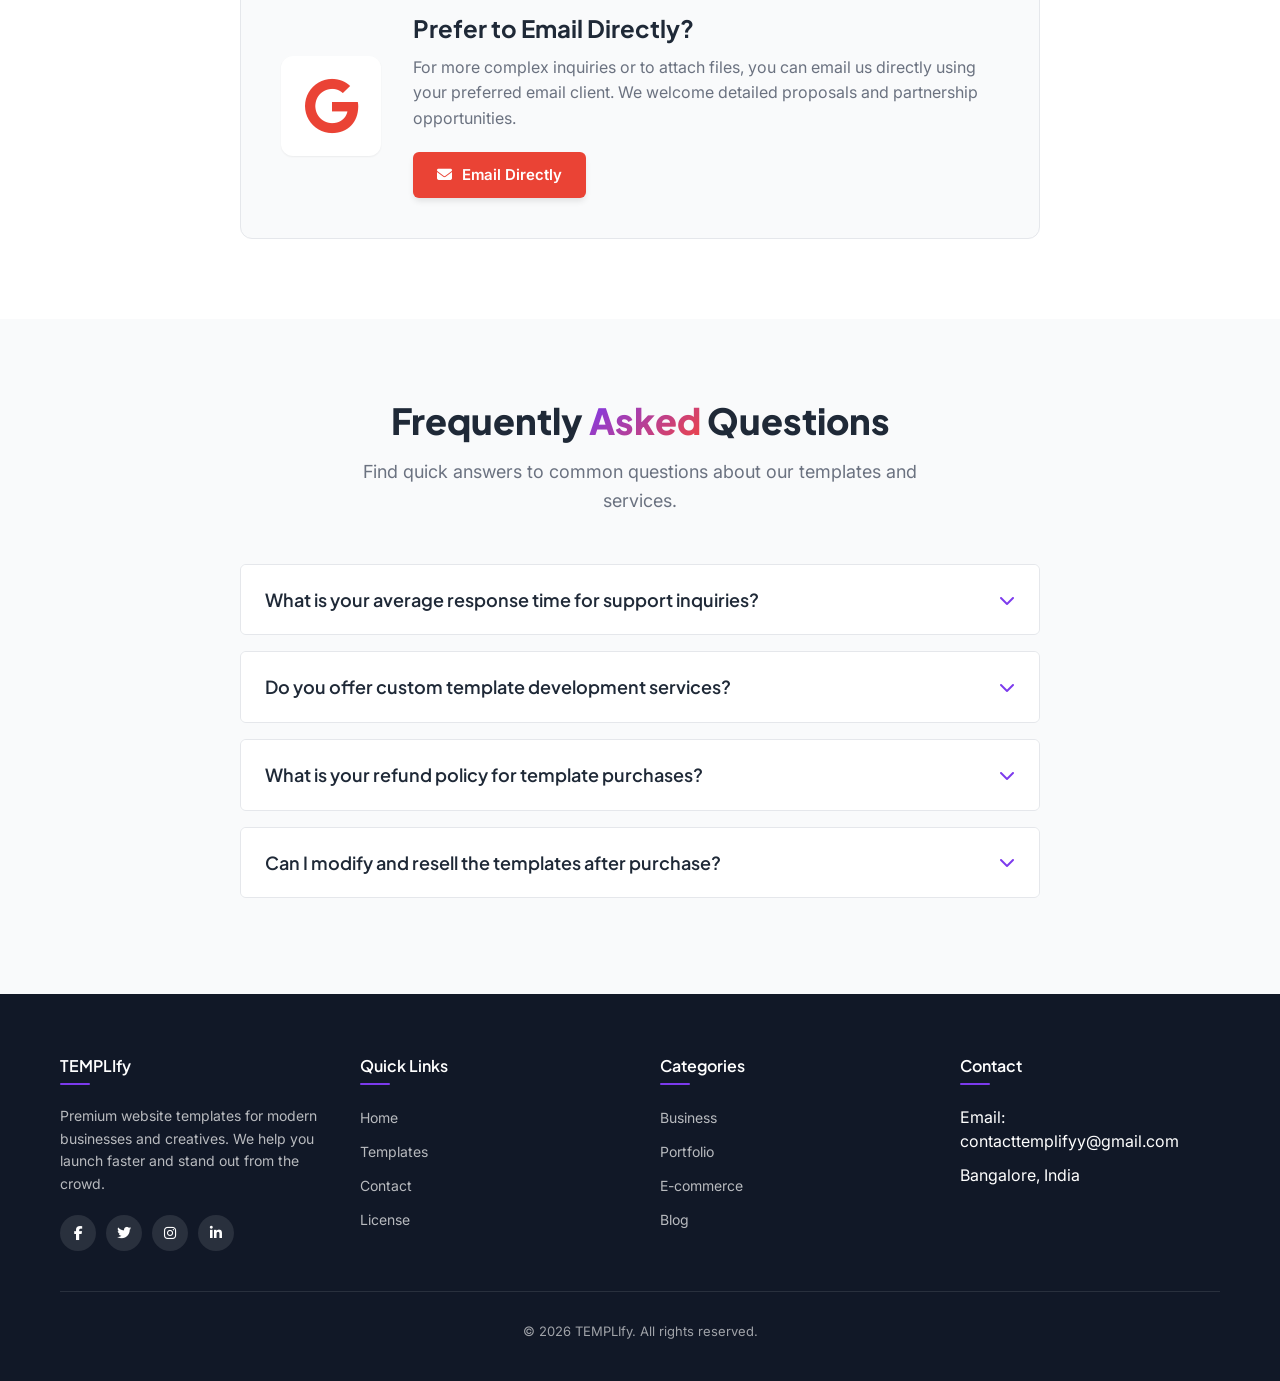
<file: public/HTML/contact.html>
<!DOCTYPE html>
<html lang="en">
<head>
    <meta charset="UTF-8">
    <meta name="viewport" content="width=device-width, initial-scale=1.0">
    <title>Contact Us | TEMPLIfy</title>
    <link rel="preconnect" href="https://fonts.googleapis.com">
    <link rel="preconnect" href="https://fonts.gstatic.com" crossorigin>
    <link href="https://fonts.googleapis.com/css2?family=Inter:wght@300;400;500;600;700&family=Plus+Jakarta+Sans:wght@400;500;600;700;800&display=swap" rel="stylesheet">
    <link rel="stylesheet" href="https://cdnjs.cloudflare.com/ajax/libs/font-awesome/6.4.0/css/all.min.css">
    <style>
        /* ====== MINIMAL PREMIUM THEME - MATCHING INDEX PAGE ====== */
        :root {
            --primary: #7c3aed;
            --primary-light: #8b5cf6;
            --primary-dark: #6d28d9;
            --accent: #ef4444;
            --success: #10b981;
            --warning: #f59e0b;
            --info: #3b82f6;
            
            --text-dark: #1f2937;
            --text-medium: #6b7280;
            --text-light: #9ca3af;
            --text-white: #ffffff;
            
            --bg-white: #ffffff;
            --bg-light: #f9fafb;
            --bg-gray: #f3f4f6;
            --bg-dark: #111827;
            
            --border-light: #e5e7eb;
            --border-medium: #d1d5db;
            --border-dark: #9ca3af;
            
            --radius-sm: 4px;
            --radius: 6px;
            --radius-md: 8px;
            --radius-lg: 12px;
            --radius-xl: 16px;
            
            --shadow-xs: 0 1px 3px rgba(0, 0, 0, 0.05);
            --shadow-sm: 0 1px 2px 0 rgba(0, 0, 0, 0.06);
            --shadow: 0 4px 6px -1px rgba(0, 0, 0, 0.1);
            --shadow-md: 0 10px 15px -3px rgba(0, 0, 0, 0.08);
            --shadow-lg: 0 20px 25px -5px rgba(0, 0, 0, 0.1);
            
            --transition: all 0.2s cubic-bezier(0.4, 0, 0.2, 1);
        }

        /* ====== RESET & BASE STYLES ====== */
        * {
            margin: 0;
            padding: 0;
            box-sizing: border-box;
        }

        body {
            font-family: 'Inter', -apple-system, BlinkMacSystemFont, 'Segoe UI', sans-serif;
            background-color: var(--bg-white);
            color: var(--text-dark);
            line-height: 1.5;
            overflow-x: hidden;
            font-weight: 400;
            -webkit-font-smoothing: antialiased;
            -moz-osx-font-smoothing: grayscale;
        }

        h1, h2, h3, h4, h5 {
            font-family: 'Plus Jakarta Sans', sans-serif;
            font-weight: 700;
            line-height: 1.2;
        }

        a {
            text-decoration: none;
            color: inherit;
        }

        ul {
            list-style: none;
        }

        .container {
            max-width: 1200px;
            margin: 0 auto;
            padding: 0 20px;
        }

        /* ====== HEADER - MATCHING INDEX PAGE ====== */
        header {
            background: var(--bg-white);
            padding: 18px 0;
            position: sticky;
            top: 0;
            z-index: 1000;
            border-bottom: 1px solid var(--border-light);
            backdrop-filter: blur(10px);
        }

        .header-content {
            display: flex;
            justify-content: space-between;
            align-items: center;
        }

        .logo {
            display: flex;
            align-items: center;
            gap: 10px;
            font-size: 26px;
            font-weight: 800;
            color: var(--text-dark);
        }

        .logo span {
            background: linear-gradient(135deg, var(--primary) 0%, var(--accent) 100%);
            -webkit-background-clip: text;
            -webkit-text-fill-color: transparent;
        }

        .logo i {
            color: var(--primary);
            font-size: 28px;
        }

        .nav-links {
            display: flex;
            gap: 32px;
            align-items: center;
        }

        .nav-links a {
            color: var(--text-medium);
            font-weight: 500;
            font-size: 15px;
            transition: var(--transition);
            position: relative;
            padding: 4px 0;
        }

        .nav-links a:hover {
            color: var(--primary);
        }

        .nav-links a::after {
            content: '';
            position: absolute;
            bottom: 0;
            left: 0;
            width: 0;
            height: 2px;
            background: var(--primary);
            transition: var(--transition);
        }

        .nav-links a:hover::after {
            width: 100%;
        }

        @media (max-width: 768px) {
            header {
                padding: 14px 0;
            }
            
            .logo {
                font-size: 22px;
            }
            
            .logo i {
                font-size: 24px;
            }
            
            .nav-links {
                gap: 20px;
            }
            
            .nav-links a {
                font-size: 14px;
            }
        }

        @media (max-width: 480px) {
            .logo {
                font-size: 20px;
            }
            
            .nav-links {
                gap: 15px;
            }
            
            .nav-links a {
                font-size: 13px;
            }
        }

        /* ====== CONTACT HERO SECTION ====== */
        .contact-hero {
            padding: 100px 0 60px;
            background: var(--bg-white);
            position: relative;
            overflow: hidden;
            text-align: center;
        }

        @media (max-width: 768px) {
            .contact-hero {
                padding: 80px 0 40px;
            }
        }

        @media (max-width: 480px) {
            .contact-hero {
                padding: 60px 0 30px;
            }
        }

        .contact-hero-content {
            position: relative;
            z-index: 1;
            max-width: 800px;
            margin: 0 auto;
        }

        .contact-hero h1 {
            font-size: clamp(2.5rem, 5vw, 3.5rem);
            font-weight: 800;
            margin-bottom: 16px;
            line-height: 1.1;
            letter-spacing: -0.5px;
        }

        .contact-hero h1 span {
            background: linear-gradient(135deg, var(--primary) 0%, var(--accent) 100%);
            -webkit-background-clip: text;
            -webkit-text-fill-color: transparent;
        }

        .contact-hero-description {
            font-size: 18px;
            color: var(--text-medium);
            margin: 0 auto 40px;
            max-width: 600px;
            line-height: 1.6;
        }

        @media (max-width: 768px) {
            .contact-hero h1 {
                font-size: 32px;
                margin-bottom: 12px;
            }
            
            .contact-hero-description {
                font-size: 16px;
                margin-bottom: 30px;
                padding: 0 15px;
            }
        }

        @media (max-width: 480px) {
            .contact-hero h1 {
                font-size: 28px;
                margin-bottom: 10px;
                line-height: 1.2;
            }
            
            .contact-hero-description {
                font-size: 15px;
                margin-bottom: 25px;
                line-height: 1.5;
                padding: 0 10px;
            }
        }

        /* ====== CONTACT SECTION ====== */
        .contact-section {
            padding: 80px 0;
            background: var(--bg-light);
        }

        @media (max-width: 768px) {
            .contact-section {
                padding: 60px 0;
            }
        }

        @media (max-width: 480px) {
            .contact-section {
                padding: 40px 0;
            }
        }

        .section-header {
            text-align: center;
            max-width: 600px;
            margin: 0 auto 48px;
        }

        .section-header h2 {
            font-size: 36px;
            font-weight: 800;
            margin-bottom: 16px;
            color: var(--text-dark);
        }

        .section-header span {
            background: linear-gradient(135deg, var(--primary) 0%, var(--accent) 100%);
            -webkit-background-clip: text;
            -webkit-text-fill-color: transparent;
        }

        .section-header p {
            color: var(--text-medium);
            font-size: 18px;
            line-height: 1.6;
        }

        @media (max-width: 768px) {
            .section-header {
                margin-bottom: 40px;
                padding: 0 15px;
            }
            
            .section-header h2 {
                font-size: 32px;
                margin-bottom: 12px;
            }
            
            .section-header p {
                font-size: 16px;
            }
        }

        @media (max-width: 480px) {
            .section-header {
                margin-bottom: 30px;
                padding: 0 10px;
            }
            
            .section-header h2 {
                font-size: 28px;
                margin-bottom: 10px;
            }
            
            .section-header p {
                font-size: 15px;
                line-height: 1.5;
            }
        }

        /* ====== CONTACT CONTENT LAYOUT ====== */
        .contact-content {
            display: grid;
            grid-template-columns: 1fr 1fr;
            gap: 40px;
            max-width: 1200px;
            margin: 0 auto;
        }

        @media (max-width: 1024px) {
            .contact-content {
                grid-template-columns: 1fr;
                gap: 40px;
            }
        }

        /* ====== CONTACT INFO CARD ====== */
        .contact-info-card {
            background: var(--bg-white);
            border: 1px solid var(--border-light);
            border-radius: var(--radius-lg);
            padding: 40px;
            box-shadow: var(--shadow-sm);
            transition: var(--transition);
            height: 100%;
        }

        .contact-info-card:hover {
            transform: translateY(-4px);
            box-shadow: var(--shadow-lg);
            border-color: var(--primary);
        }

        @media (max-width: 768px) {
            .contact-info-card {
                padding: 30px;
            }
        }

        @media (max-width: 480px) {
            .contact-info-card {
                padding: 24px;
                margin: 0 10px;
            }
        }

        .contact-info-header {
            margin-bottom: 32px;
        }

        .contact-info-header h3 {
            font-size: 24px;
            font-weight: 700;
            margin-bottom: 12px;
            color: var(--text-dark);
        }

        .contact-info-header p {
            color: var(--text-medium);
            font-size: 16px;
            line-height: 1.6;
        }

        /* Contact Methods */
        .contact-methods {
            display: flex;
            flex-direction: column;
            gap: 20px;
            margin-bottom: 40px;
        }

        .contact-method {
            display: flex;
            align-items: center;
            gap: 16px;
            padding: 20px;
            background: var(--bg-light);
            border-radius: var(--radius);
            border: 1px solid var(--border-light);
            transition: var(--transition);
        }

        .contact-method:hover {
            background: var(--bg-white);
            border-color: var(--primary);
            transform: translateX(4px);
        }

        .contact-icon {
            width: 56px;
            height: 56px;
            border-radius: var(--radius);
            display: flex;
            align-items: center;
            justify-content: center;
            background: linear-gradient(135deg, var(--primary) 0%, var(--accent) 100%);
            color: var(--text-white);
            font-size: 22px;
            flex-shrink: 0;
        }

        .contact-details h4 {
            font-size: 18px;
            font-weight: 600;
            margin-bottom: 6px;
            color: var(--text-dark);
        }

        .contact-details p {
            color: var(--text-medium);
            font-size: 14px;
            line-height: 1.5;
            margin: 0;
        }

        .contact-details a {
            color: var(--primary);
            font-weight: 500;
            transition: var(--transition);
        }

        .contact-details a:hover {
            color: var(--primary-dark);
            text-decoration: underline;
        }

        /* Social Links */
        .social-section {
            padding-top: 32px;
            border-top: 1px solid var(--border-light);
        }

        .social-section h4 {
            font-size: 16px;
            margin-bottom: 16px;
            color: var(--text-dark);
            font-weight: 600;
        }

        .social-links {
            display: flex;
            gap: 12px;
        }

        .social-link {
            width: 44px;
            height: 44px;
            border-radius: var(--radius);
            display: flex;
            align-items: center;
            justify-content: center;
            background: var(--bg-light);
            color: var(--text-dark);
            text-decoration: none;
            transition: var(--transition);
            border: 1px solid var(--border-light);
        }

        .social-link:hover {
            background: linear-gradient(135deg, var(--primary) 0%, var(--accent) 100%);
            color: var(--text-white);
            border-color: transparent;
            transform: translateY(-2px);
        }

        /* ====== CONTACT FORM ====== */
        .contact-form-card {
            background: var(--bg-white);
            border: 1px solid var(--border-light);
            border-radius: var(--radius-lg);
            padding: 40px;
            box-shadow: var(--shadow-sm);
            transition: var(--transition);
            height: 100%;
        }

        .contact-form-card:hover {
            transform: translateY(-4px);
            box-shadow: var(--shadow-lg);
            border-color: var(--primary);
        }

        @media (max-width: 768px) {
            .contact-form-card {
                padding: 30px;
            }
        }

        @media (max-width: 480px) {
            .contact-form-card {
                padding: 24px;
                margin: 0 10px;
            }
        }

        .form-header {
            margin-bottom: 32px;
        }

        .form-header h3 {
            font-size: 24px;
            font-weight: 700;
            margin-bottom: 12px;
            color: var(--text-dark);
        }

        .form-header p {
            color: var(--text-medium);
            font-size: 16px;
            line-height: 1.6;
        }

        /* Form Elements */
        .form-group {
            margin-bottom: 24px;
        }

        .form-label {
            display: block;
            margin-bottom: 8px;
            color: var(--text-dark);
            font-weight: 500;
            font-size: 14px;
        }

        .form-control {
            width: 100%;
            padding: 14px 16px;
            border: 1px solid var(--border-light);
            border-radius: var(--radius);
            background: var(--bg-white);
            color: var(--text-dark);
            font-size: 15px;
            transition: var(--transition);
            font-family: 'Inter', sans-serif;
        }

        .form-control:focus {
            outline: none;
            border-color: var(--primary);
            box-shadow: 0 0 0 3px rgba(124, 58, 237, 0.1);
        }

        .form-control::placeholder {
            color: var(--text-light);
        }

        .form-control.textarea {
            min-height: 140px;
            resize: vertical;
        }

        .submit-button {
            background: linear-gradient(135deg, var(--primary) 0%, var(--accent) 100%);
            color: var(--text-white);
            border: none;
            padding: 14px 32px;
            border-radius: var(--radius);
            font-weight: 600;
            font-size: 16px;
            transition: var(--transition);
            display: inline-flex;
            align-items: center;
            gap: 10px;
            cursor: pointer;
            box-shadow: var(--shadow);
        }

        .submit-button:hover {
            transform: translateY(-2px);
            box-shadow: var(--shadow-md);
        }

        .submit-button:active {
            transform: translateY(0);
        }

        @media (max-width: 768px) {
            .submit-button {
                width: 100%;
                justify-content: center;
            }
        }

        /* Success Message */
        .success-message {
            display: none;
            background: rgba(16, 185, 129, 0.1);
            border: 1px solid rgba(16, 185, 129, 0.3);
            color: var(--success);
            padding: 16px;
            border-radius: var(--radius);
            margin-top: 20px;
            text-align: center;
            font-size: 14px;
        }

        /* ====== ALTERNATIVE CONTACT SECTION ====== */
        .alternative-contact {
            padding: 80px 0;
            background: var(--bg-white);
        }

        @media (max-width: 768px) {
            .alternative-contact {
                padding: 60px 0;
            }
        }

        @media (max-width: 480px) {
            .alternative-contact {
                padding: 40px 0;
            }
        }

        .alt-contact-card {
            background: var(--bg-light);
            border: 1px solid var(--border-light);
            border-radius: var(--radius-lg);
            padding: 40px;
            display: flex;
            align-items: center;
            gap: 32px;
            max-width: 800px;
            margin: 0 auto;
            transition: var(--transition);
        }

        .alt-contact-card:hover {
            transform: translateY(-4px);
            box-shadow: var(--shadow-lg);
            border-color: var(--primary);
        }

        @media (max-width: 768px) {
            .alt-contact-card {
                flex-direction: column;
                text-align: center;
                padding: 32px;
                margin: 0 20px;
            }
        }

        @media (max-width: 480px) {
            .alt-contact-card {
                padding: 24px;
                margin: 0 10px;
                gap: 24px;
            }
        }

        .alt-contact-icon {
            font-size: 56px;
            color: #ea4335;
            background: var(--bg-white);
            width: 100px;
            height: 100px;
            border-radius: var(--radius-lg);
            display: flex;
            align-items: center;
            justify-content: center;
            box-shadow: var(--shadow-sm);
            flex-shrink: 0;
            transition: var(--transition);
        }

        .alt-contact-card:hover .alt-contact-icon {
            transform: scale(1.05);
            box-shadow: var(--shadow);
        }

        @media (max-width: 768px) {
            .alt-contact-icon {
                width: 80px;
                height: 80px;
                font-size: 48px;
            }
        }

        .alt-contact-content h3 {
            font-size: 24px;
            font-weight: 700;
            margin-bottom: 12px;
            color: var(--text-dark);
        }

        .alt-contact-content p {
            color: var(--text-medium);
            font-size: 16px;
            line-height: 1.6;
            margin-bottom: 20px;
        }

        .alt-contact-button {
            display: inline-flex;
            align-items: center;
            gap: 10px;
            background: #ea4335;
            color: var(--text-white);
            padding: 12px 24px;
            border-radius: var(--radius);
            text-decoration: none;
            font-weight: 600;
            font-size: 15px;
            transition: var(--transition);
            box-shadow: var(--shadow);
        }

        .alt-contact-button:hover {
            background: #d33426;
            transform: translateY(-2px);
            box-shadow: var(--shadow-md);
        }

        /* ====== FAQ SECTION ====== */
        .faq-section {
            padding: 80px 0;
            background: var(--bg-light);
        }

        @media (max-width: 768px) {
            .faq-section {
                padding: 60px 0;
            }
        }

        @media (max-width: 480px) {
            .faq-section {
                padding: 40px 0;
            }
        }

        .faq-container {
            max-width: 800px;
            margin: 0 auto;
        }

        .faq-item {
            margin-bottom: 16px;
            border-radius: var(--radius);
            overflow: hidden;
            border: 1px solid var(--border-light);
            background: var(--bg-white);
            transition: var(--transition);
        }

        .faq-item:hover {
            border-color: var(--primary);
            box-shadow: var(--shadow-sm);
        }

        .faq-question {
            padding: 24px;
            cursor: pointer;
            display: flex;
            justify-content: space-between;
            align-items: center;
            transition: var(--transition);
            background: var(--bg-white);
        }

        .faq-question:hover {
            background: var(--bg-light);
        }

        .faq-question h3 {
            font-size: 18px;
            font-weight: 600;
            color: var(--text-dark);
            padding-right: 40px;
        }

        .faq-question i {
            color: var(--primary);
            font-size: 16px;
            transition: var(--transition);
            flex-shrink: 0;
        }

        .faq-answer {
            padding: 0 24px;
            max-height: 0;
            overflow: hidden;
            transition: max-height 0.3s, padding 0.3s;
        }

        .faq-answer p {
            padding: 24px 0;
            color: var(--text-medium);
            line-height: 1.6;
            font-size: 15px;
        }

        .faq-item.active .faq-answer {
            max-height: 500px;
            background: var(--bg-light);
        }

        .faq-item.active .faq-question {
            background: var(--bg-light);
        }

        .faq-item.active .faq-question i {
            transform: rotate(180deg);
        }

        @media (max-width: 768px) {
            .faq-question {
                padding: 20px;
            }
            
            .faq-question h3 {
                font-size: 16px;
            }
            
            .faq-answer p {
                padding: 20px 0;
                font-size: 14px;
            }
        }

        @media (max-width: 480px) {
            .faq-question {
                padding: 18px;
            }
            
            .faq-question h3 {
                font-size: 15px;
            }
            
            .faq-answer p {
                padding: 18px 0;
                font-size: 14px;
            }
            
            .faq-item {
                margin: 0 10px 16px;
            }
        }

        /* ====== FOOTER - MATCHING INDEX PAGE ====== */
        footer {
            background: var(--bg-dark);
            color: var(--text-white);
            padding: 60px 0 40px;
        }

        @media (max-width: 768px) {
            footer {
                padding: 40px 0 30px;
            }
        }

        @media (max-width: 480px) {
            footer {
                padding: 30px 0 20px;
            }
        }

        .footer-content {
            display: grid;
            grid-template-columns: repeat(auto-fit, minmax(250px, 1fr));
            gap: 40px;
            margin-bottom: 40px;
        }

        @media (max-width: 768px) {
            .footer-content {
                grid-template-columns: repeat(2, 1fr);
                gap: 30px;
                margin-bottom: 30px;
                padding: 0 15px;
            }
        }

        @media (max-width: 480px) {
            .footer-content {
                grid-template-columns: 1fr;
                gap: 25px;
                margin-bottom: 25px;
                padding: 0 10px;
            }
        }

        .footer-column h3 {
            font-size: 16px;
            font-weight: 600;
            margin-bottom: 20px;
            color: var(--text-white);
            position: relative;
            display: inline-block;
            padding-bottom: 10px;
        }

        .footer-column h3::after {
            content: '';
            position: absolute;
            bottom: 0;
            left: 0;
            width: 30px;
            height: 2px;
            background: var(--primary);
            border-radius: 2px;
        }

        .footer-about p {
            color: rgba(255, 255, 255, 0.7);
            margin-bottom: 20px;
            line-height: 1.6;
            font-size: 14px;
        }

        .footer-links {
            list-style: none;
        }

        .footer-links li {
            margin-bottom: 10px;
        }

        .footer-links a {
            color: rgba(255, 255, 255, 0.7);
            font-size: 14px;
            transition: var(--transition);
            display: inline-block;
        }

        .footer-links a:hover {
            color: var(--text-white);
            transform: translateX(4px);
        }

        .footer-social-links {
            display: flex;
            gap: 10px;
            margin-top: 20px;
        }

        .footer-social-link {
            display: flex;
            align-items: center;
            justify-content: center;
            width: 36px;
            height: 36px;
            border-radius: 50%;
            background: rgba(255, 255, 255, 0.1);
            color: var(--text-white);
            transition: var(--transition);
            font-size: 14px;
        }

        .footer-social-link:hover {
            background: var(--primary);
            transform: translateY(-2px);
        }

        .copyright {
            text-align: center;
            padding-top: 30px;
            border-top: 1px solid rgba(255, 255, 255, 0.1);
            color: rgba(255, 255, 255, 0.6);
            font-size: 13px;
        }

        @media (max-width: 768px) {
            .footer-column h3 {
                font-size: 15px;
                margin-bottom: 15px;
            }
            
            .footer-about p {
                font-size: 13px;
                margin-bottom: 15px;
            }
            
            .footer-links a {
                font-size: 13px;
            }
            
            .footer-social-link {
                width: 32px;
                height: 32px;
                font-size: 13px;
            }
            
            .copyright {
                padding-top: 20px;
                font-size: 12px;
                padding: 0 15px;
            }
        }

        @media (max-width: 480px) {
            .footer-column h3 {
                font-size: 14px;
                margin-bottom: 12px;
            }
            
            .footer-about p {
                font-size: 12px;
                margin-bottom: 12px;
            }
            
            .footer-links li {
                margin-bottom: 8px;
            }
            
            .footer-links a {
                font-size: 12px;
            }
            
            .footer-social-links {
                margin-top: 15px;
            }
            
            .copyright {
                padding-top: 20px;
                font-size: 11px;
                padding: 0 10px;
            }
            
            .footer-column h3::after {
                left: 50%;
                transform: translateX(-50%);
            }
            
            .footer-social-links {
                justify-content: center;
            }
            
            .footer-column {
                text-align: center;
            }
        }
    </style>
</head>
<body>
    <!-- Header - Matching Index Page -->
    <header>
        <div class="container header-content">
            <div class="logo">
                <i class="fas fa-cubes"></i>TEMPLI<span>fy</span>
            </div>
            <nav class="nav-links">
                <a href="index.html">Home</a>
                <a href="template.html">Templates</a>
                <a href="contact.html">Contact</a>
            </nav>
        </div>
    </header>

    <!-- Contact Hero Section -->
    <section class="contact-hero">
        <div class="container">
            <div class="contact-hero-content">
                <h1>Get In <span>Touch</span> With Us</h1>
                <p class="contact-hero-description">Have questions about our templates or need support? We're here to help you find the perfect solution for your needs.</p>
            </div>
        </div>
    </section>

    <!-- Contact Section -->
    <section class="contact-section">
        <div class="container">
            <div class="section-header">
                <h2>Contact <span>Information</span></h2>
                <p>Reach out to us through any channel below. Our team is ready to assist you with any inquiries.</p>
            </div>
            
            <div class="contact-content">
                <!-- Contact Info Card -->
                <div class="contact-info-card">
                    <div class="contact-info-header">
                        <h3>How Can We Help You?</h3>
                        <p>We typically respond within 24 hours. Feel free to reach out through any of these channels.</p>
                    </div>
                    
                    <div class="contact-methods">
                        <div class="contact-method">
                            <div class="contact-icon">
                                <i class="fas fa-envelope"></i>
                            </div>
                            <div class="contact-details">
                                <h4>Email Support</h4>
                                <p><a href="mailto:contacttemplifyy@gmail.com">contacttemplifyy@gmail.com</a></p>
                                <p>Average response time: <strong>Under 24 hours</strong></p>
                            </div>
                        </div>
                        
                        <div class="contact-method">
                            <div class="contact-icon">
                                <i class="fas fa-map-marker-alt"></i>
                            </div>
                            <div class="contact-details">
                                <h4>Our Location</h4>
                                <p>Bangalore, India</p>
                                <p>Remote support available worldwide</p>
                            </div>
                        </div>
                    </div>
                    
                    <div class="social-section">
                        <h4>Follow Us</h4>
                        <div class="social-links">
                            <a href="#" class="social-link"><i class="fab fa-twitter"></i></a>
                            <a href="#" class="social-link"><i class="fab fa-instagram"></i></a>
                            <a href="#" class="social-link"><i class="fab fa-linkedin-in"></i></a>
                            <a href="#" class="social-link"><i class="fab fa-dribbble"></i></a>
                        </div>
                    </div>
                </div>
                
                <!-- Contact Form Card -->
                <div class="contact-form-card">
                    <div class="form-header">
                        <h3>Send a Message</h3>
                        <p>Fill out the form below and our team will get back to you promptly.</p>
                    </div>
                    <form id="contact-form" method="POST">
                        <div class="form-group">
                            <label class="form-label" for="name">Full Name</label>
                            <input type="text" id="name" name="name" class="form-control" placeholder="Enter your full name" required>
                        </div>
                        <div class="form-group">
                            <label class="form-label" for="email">Email Address</label>
                            <input type="email" id="email" name="email" class="form-control" placeholder="Enter your email address" required>
                        </div>
                        <div class="form-group">
                            <label class="form-label" for="subject">Subject</label>
                            <input type="text" id="subject" name="subject" class="form-control" placeholder="What is this regarding?" required>
                        </div>
                        <div class="form-group">
                            <label class="form-label" for="message">Your Message</label>
                            <textarea id="message" name="message" class="form-control textarea" placeholder="Tell us how we can help you..." required></textarea>
                        </div>
                        <button type="submit" class="submit-button">
                            <i class="fas fa-paper-plane"></i>
                            Send Message
                        </button>
                    </form>
                    <div id="success-message" class="success-message">
                        <i class="fas fa-check-circle"></i> Thank you! Your message has been sent successfully.
                    </div>
                </div>
            </div>
        </div>
    </section>

    <!-- Alternative Contact Section -->
    <section class="alternative-contact">
        <div class="container">
            <div class="alt-contact-card">
                <div class="alt-contact-icon">
                    <i class="fab fa-google"></i>
                </div>
                <div class="alt-contact-content">
                    <h3>Prefer to Email Directly?</h3>
                    <p>For more complex inquiries or to attach files, you can email us directly using your preferred email client. We welcome detailed proposals and partnership opportunities.</p>
                    <a href="mailto:contacttemplifyy@gmail.com?subject=TEMPLIfy%20Inquiry" class="alt-contact-button">
                        <i class="fas fa-envelope"></i>
                        Email Directly
                    </a>
                </div>
            </div>
        </div>
    </section>

    <!-- FAQ Section -->
    <section class="faq-section">
        <div class="container">
            <div class="section-header">
                <h2>Frequently <span>Asked</span> Questions</h2>
                <p>Find quick answers to common questions about our templates and services.</p>
            </div>
            
            <div class="faq-container">
                <div class="faq-item">
                    <div class="faq-question">
                        <h3>What is your average response time for support inquiries?</h3>
                        <i class="fas fa-chevron-down"></i>
                    </div>
                    <div class="faq-answer">
                        <p>Our support team typically responds to all inquiries within 24 hours during business days (Monday through Friday). For urgent matters, we prioritize responses and aim to reply within 4-6 hours.</p>
                    </div>
                </div>
                
                <div class="faq-item">
                    <div class="faq-question">
                        <h3>Do you offer custom template development services?</h3>
                        <i class="fas fa-chevron-down"></i>
                    </div>
                    <div class="faq-answer">
                        <p>Yes, we provide custom template development services for clients with specific requirements. Our design team works closely with you to create bespoke templates that align with your brand identity and business objectives.</p>
                    </div>
                </div>
                
                <div class="faq-item">
                    <div class="faq-question">
                        <h3>What is your refund policy for template purchases?</h3>
                        <i class="fas fa-chevron-down"></i>
                    </div>
                    <div class="faq-answer">
                        <p>Due to the digital nature of our templates and the comprehensive previews we provide, we maintain a no-refund policy. However, we offer detailed demos, documentation, and previews to ensure you can evaluate our templates thoroughly before purchasing.</p>
                    </div>
                </div>
                
                <div class="faq-item">
                    <div class="faq-question">
                        <h3>Can I modify and resell the templates after purchase?</h3>
                        <i class="fas fa-chevron-down"></i>
                    </div>
                    <div class="faq-answer">
                        <p>Our standard license allows for unlimited modifications to the templates for your own use or for client projects. However, reselling the templates as-is or in significantly modified form requires an extended license. Please review our licensing terms for specific details.</p>
                    </div>
                </div>
            </div>
        </div>
    </section>

    <!-- Footer - Matching Index Page -->
    <footer>
        <div class="container">
            <div class="footer-content">
                <div class="footer-column footer-about">
                    <h3>TEMPLIfy</h3>
                    <p>Premium website templates for modern businesses and creatives. We help you launch faster and stand out from the crowd.</p>
                    <div class="footer-social-links">
                        <a href="#" class="footer-social-link"><i class="fab fa-facebook-f"></i></a>
                        <a href="#" class="footer-social-link"><i class="fab fa-twitter"></i></a>
                        <a href="#" class="footer-social-link"><i class="fab fa-instagram"></i></a>
                        <a href="#" class="footer-social-link"><i class="fab fa-linkedin-in"></i></a>
                    </div>
                </div>
                
                <div class="footer-column">
                    <h3>Quick Links</h3>
                    <ul class="footer-links">
                        <li><a href="index.html">Home</a></li>
                        <li><a href="template.html">Templates</a></li>
                        <li><a href="contact.html">Contact</a></li>
                        <li><a href="#">License</a></li>
                    </ul>
                </div>
                
                <div class="footer-column">
                    <h3>Categories</h3>
                    <ul class="footer-links">
                        <li><a href="#">Business</a></li>
                        <li><a href="#">Portfolio</a></li>
                        <li><a href="#">E-commerce</a></li>
                        <li><a href="#">Blog</a></li>
                    </ul>
                </div>
                
                <div class="footer-column">
                    <h3>Contact</h3>
                    <ul class="footer-links">
                        <li>Email: contacttemplifyy@gmail.com</li>
                        <li>Bangalore, India</li>
                    </ul>
                </div>
            </div>
            
            <div class="copyright">
                <p>&copy; 2026 TEMPLIfy. All rights reserved.</p>
            </div>
        </div>
    </footer>

    <script>
        // FAQ Accordion functionality
        document.querySelectorAll('.faq-question').forEach(question => {
            question.addEventListener('click', () => {
                const item = question.parentNode;
                const isActive = item.classList.contains('active');
                
                // Close all other FAQ items
                document.querySelectorAll('.faq-item').forEach(otherItem => {
                    if (otherItem !== item) {
                        otherItem.classList.remove('active');
                    }
                });
                
                // Toggle current item
                item.classList.toggle('active');
            });
        });
        
        // Form submission with Formspree
        const form = document.getElementById('contact-form');
        const successMessage = document.getElementById('success-message');
        
        form.addEventListener('submit', async (e) => {
            e.preventDefault();
            
            // Get form values
            const name = document.getElementById('name').value;
            const email = document.getElementById('email').value;
            const subject = document.getElementById('subject').value;
            const message = document.getElementById('message').value;
            
            // Basic validation
            if (name && email && subject && message) {
                const submitButton = form.querySelector('.submit-button');
                const originalText = submitButton.innerHTML;
                
                // Show loading state
                submitButton.innerHTML = '<i class="fas fa-spinner fa-spin"></i> Sending...';
                submitButton.disabled = true;
                
                try {
                    // Using Formspree to send the email
                    const response = await fetch('https://formspree.io/f/xqaybqpo', {
                        method: 'POST',
                        headers: {
                            'Content-Type': 'application/json'
                        },
                        body: JSON.stringify({
                            name: name,
                            email: email,
                            subject: subject,
                            message: message,
                            _replyto: email
                        })
                    });
                    
                    if (response.ok) {
                        // Show success message
                        successMessage.style.display = 'block';
                        form.reset();
                        
                        // Hide success message after 5 seconds
                        setTimeout(() => {
                            successMessage.style.display = 'none';
                        }, 5000);
                    } else {
                        throw new Error('Form submission failed');
                    }
                } catch (error) {
                    alert('Sorry, there was an error sending your message. Please try again later or email us directly at contacttemplifyy@gmail.com');
                    console.error('Error:', error);
                } finally {
                    // Reset button state
                    submitButton.innerHTML = originalText;
                    submitButton.disabled = false;
                }
            } else {
                alert('Please fill in all required fields.');
            }
        });
        
        // Add smooth scroll behavior for anchor links
        document.querySelectorAll('a[href^="#"]').forEach(anchor => {
            anchor.addEventListener('click', function (e) {
                e.preventDefault();
                
                const targetId = this.getAttribute('href');
                if (targetId === '#') return;
                
                const targetElement = document.querySelector(targetId);
                if (targetElement) {
                    window.scrollTo({
                        top: targetElement.offsetTop - 80,
                        behavior: 'smooth'
                    });
                }
            });
        });
    </script>
</body>
</html>
</file>
<file: public/payment.css>
:root {
  --white: #ffffff;
  --light-bg: #fafafa;
  --light-border: #e0e0e0;
  --text-primary: #1a1a1a;
  --text-secondary: #666666;
  --text-tertiary: #999999;
  --accent-blue: #2563eb;
  --accent-blue-light: #eff6ff;
  --success-green: #059669;
  --success-light: #f0fdf4;
  --error-red: #dc2626;
  --error-light: #fef2f2;
  --card-shadow:
    0 4px 6px -1px rgba(0, 0, 0, 0.05), 0 2px 4px -1px rgba(0, 0, 0, 0.03);
  --card-shadow-hover:
    0 10px 15px -3px rgba(0, 0, 0, 0.08), 0 4px 6px -2px rgba(0, 0, 0, 0.03);
  --transition: all 0.2s ease;
  --border-radius: 12px;
  --border-radius-sm: 8px;
}

* {
  margin: 0;
  padding: 0;
  box-sizing: border-box;
}

body {
  background-color: var(--light-bg);
  color: var(--text-primary);
  font-family:
    "Inter",
    -apple-system,
    BlinkMacSystemFont,
    "Segoe UI",
    Roboto,
    sans-serif;
  min-height: 100vh;
  padding: 24px;
  display: flex;
  flex-direction: column;
  align-items: center;
  justify-content: center;
  line-height: 1.5;
}

.header {
  text-align: center;
  margin-bottom: 32px;
  max-width: 480px;
}

.logo {
  font-size: 28px;
  font-weight: 700;
  margin-bottom: 4px;
  color: var(--accent-blue);
  display: inline-block;
  letter-spacing: -0.5px;
}

.tagline {
  color: var(--text-secondary);
  font-size: 14px;
  margin-bottom: 10px;
  font-weight: 400;
}

.container {
  max-width: 480px;
  width: 100%;
  margin: 0 auto;
}

.card {
  background: var(--white);
  border-radius: var(--border-radius);
  padding: 32px;
  margin: 20px 0;
  border: 1px solid var(--light-border);
  box-shadow: var(--card-shadow);
  transition: var(--transition);
}

.card:hover {
  box-shadow: var(--card-shadow-hover);
}

h2 {
  font-size: 22px;
  margin-bottom: 24px;
  color: var(--text-primary);
  font-weight: 600;
  position: relative;
  padding-bottom: 16px;
}

h2:after {
  content: "";
  position: absolute;
  bottom: 0;
  left: 0;
  width: 40px;
  height: 3px;
  background: var(--accent-blue);
  border-radius: 2px;
}

.product-info {
  background: var(--white);
  padding: 24px;
  border-radius: var(--border-radius-sm);
  margin-bottom: 28px;
  border: 2px solid var(--accent-blue-light);
  position: relative;
}

.product-info i {
  font-size: 24px;
  margin-right: 16px;
  color: var(--accent-blue);
  float: left;
}

.product-details {
  overflow: hidden;
}

.product-title {
  font-weight: 600;
  margin-bottom: 4px;
  color: var(--text-primary);
  font-size: 16px;
}

.product-name {
  font-weight: 500;
  color: var(--text-primary);
  font-size: 18px;
  margin-bottom: 12px;
  display: block;
}

.price-section {
  display: flex;
  align-items: center;
  flex-wrap: wrap;
  gap: 12px;
  margin: 12px 0 8px 0;
}

.price-large {
  font-size: 32px;
  font-weight: 700;
  color: var(--text-primary);
}

.original-price {
  text-decoration: line-through;
  color: var(--text-secondary);
  font-size: 18px;
  font-weight: 500;
}

.discount-badge {
  background: var(--success-green);
  color: white;
  padding: 4px 10px;
  border-radius: 16px;
  font-size: 12px;
  font-weight: 600;
  margin-left: 8px;
}

.secure-note {
  font-size: 13px;
  color: var(--text-secondary);
  margin-top: 12px;
  display: flex;
  align-items: center;
  gap: 6px;
}

.secure-note i {
  color: var(--success-green);
  font-size: 14px;
}

.form-group {
  margin-bottom: 20px;
}

.form-label {
  display: block;
  margin-bottom: 8px;
  font-weight: 500;
  color: var(--text-secondary);
  font-size: 14px;
}

.form-control {
  width: 100%;
  padding: 14px 16px;
  border-radius: var(--border-radius-sm);
  border: 1px solid var(--light-border);
  background: var(--white);
  color: var(--text-primary);
  font-size: 15px;
  transition: var(--transition);
  outline: none;
}

.form-control:focus {
  border-color: var(--accent-blue);
  box-shadow: 0 0 0 3px rgba(37, 99, 235, 0.1);
}

.form-control::placeholder {
  color: var(--text-tertiary);
}

.status-icon {
  font-size: 64px;
  margin-bottom: 24px;
  text-align: center;
}

.success {
  color: var(--success-green);
}

.error {
  color: var(--error-red);
}

.btn {
  display: flex;
  align-items: center;
  justify-content: center;
  gap: 10px;
  padding: 16px;
  border-radius: var(--border-radius-sm);
  width: 100%;
  font-weight: 600;
  cursor: pointer;
  margin-top: 16px;
  text-align: center;
  transition: var(--transition);
  border: none;
  font-size: 16px;
}

.btn-primary {
  background: var(--accent-blue);
  color: white;
  box-shadow: 0 2px 4px rgba(37, 99, 235, 0.2);
}

.btn-primary:hover {
  background: #1d4ed8;
  transform: translateY(-1px);
  box-shadow: 0 4px 8px rgba(37, 99, 235, 0.25);
}

.btn-success {
  background: var(--success-green);
  color: white;
  box-shadow: 0 2px 4px rgba(5, 150, 105, 0.2);
}

.btn-success:hover {
  background: #047857;
  transform: translateY(-1px);
  box-shadow: 0 4px 8px rgba(5, 150, 105, 0.25);
}

.btn-secondary {
  background: transparent;
  border: 1px solid var(--accent-blue);
  color: var(--accent-blue);
}

.btn-secondary:hover {
  background: rgba(37, 99, 235, 0.05);
}

.footer {
  text-align: center;
  margin-top: 32px;
  color: var(--text-secondary);
  font-size: 14px;
  max-width: 480px;
}

.footer a {
  color: var(--accent-blue);
  text-decoration: none;
}

.footer a:hover {
  text-decoration: underline;
}

#paymentSection {
  display: block;
}

#successSection,
#errorSection {
  display: none;
}

.purchase-details {
  background: var(--success-light);
  padding: 20px;
  border-radius: var(--border-radius-sm);
  margin: 20px 0;
  text-align: center;
  border: 1px solid rgba(5, 150, 105, 0.2);
}

.download-note {
  font-size: 14px;
  color: var(--text-secondary);
  margin-top: 16px;
  text-align: center;
  line-height: 1.5;
}

/* Coupon Section */
.coupon-section {
  margin: 24px 0;
  padding: 20px;
  background: var(--white);
  border-radius: var(--border-radius-sm);
  border: 1px solid var(--light-border);
}

.coupon-header {
  font-size: 16px;
  margin-bottom: 16px;
  font-weight: 600;
  color: var(--text-primary);
  display: flex;
  align-items: center;
  gap: 8px;
}

.coupon-header i {
  color: var(--accent-blue);
}

.coupon-input-group {
  display: flex;
  gap: 12px;
  margin-bottom: 12px;
}

.coupon-input {
  flex: 1;
  padding: 12px 16px;
  border-radius: var(--border-radius-sm);
  border: 1px solid var(--light-border);
  background: var(--white);
  color: var(--text-primary);
  font-size: 15px;
  outline: none;
}

.coupon-input:focus {
  border-color: var(--accent-blue);
}

.apply-coupon-btn {
  padding: 12px 20px;
  background: var(--accent-blue);
  color: white;
  border: none;
  border-radius: var(--border-radius-sm);
  cursor: pointer;
  font-weight: 600;
  transition: var(--transition);
  white-space: nowrap;
}

.apply-coupon-btn:hover {
  background: #1d4ed8;
}

.coupon-message {
  font-size: 14px;
  margin-top: 8px;
  padding: 10px 12px;
  border-radius: var(--border-radius-sm);
  display: none;
}

.coupon-success {
  background: var(--success-light);
  color: var(--success-green);
  display: block;
  border: 1px solid rgba(5, 150, 105, 0.2);
}

.coupon-error {
  background: var(--error-light);
  color: var(--error-red);
  display: block;
  border: 1px solid rgba(220, 38, 38, 0.2);
}

.loading {
  display: inline-block;
  width: 20px;
  height: 20px;
  border: 3px solid rgba(255, 255, 255, 0.3);
  border-radius: 50%;
  border-top-color: white;
  animation: spin 1s ease-in-out infinite;
}

@keyframes spin {
  to {
    transform: rotate(360deg);
  }
}

/* Responsive design */
@media (max-width: 640px) {
  body {
    padding: 16px;
    justify-content: flex-start;
  }

  .card {
    padding: 24px;
    margin: 16px 0;
  }

  .header {
    margin-bottom: 24px;
  }

  .logo {
    font-size: 24px;
  }

  h2 {
    font-size: 20px;
  }

  .coupon-input-group {
    flex-direction: column;
  }

  .price-large {
    font-size: 28px;
  }

  .btn {
    padding: 14px;
    font-size: 15px;
  }

  .product-info {
    padding: 20px;
  }
}

@media (max-width: 400px) {
  .card {
    padding: 20px;
  }

  .price-section {
    flex-direction: column;
    align-items: flex-start;
    gap: 8px;
  }
}
</file>
